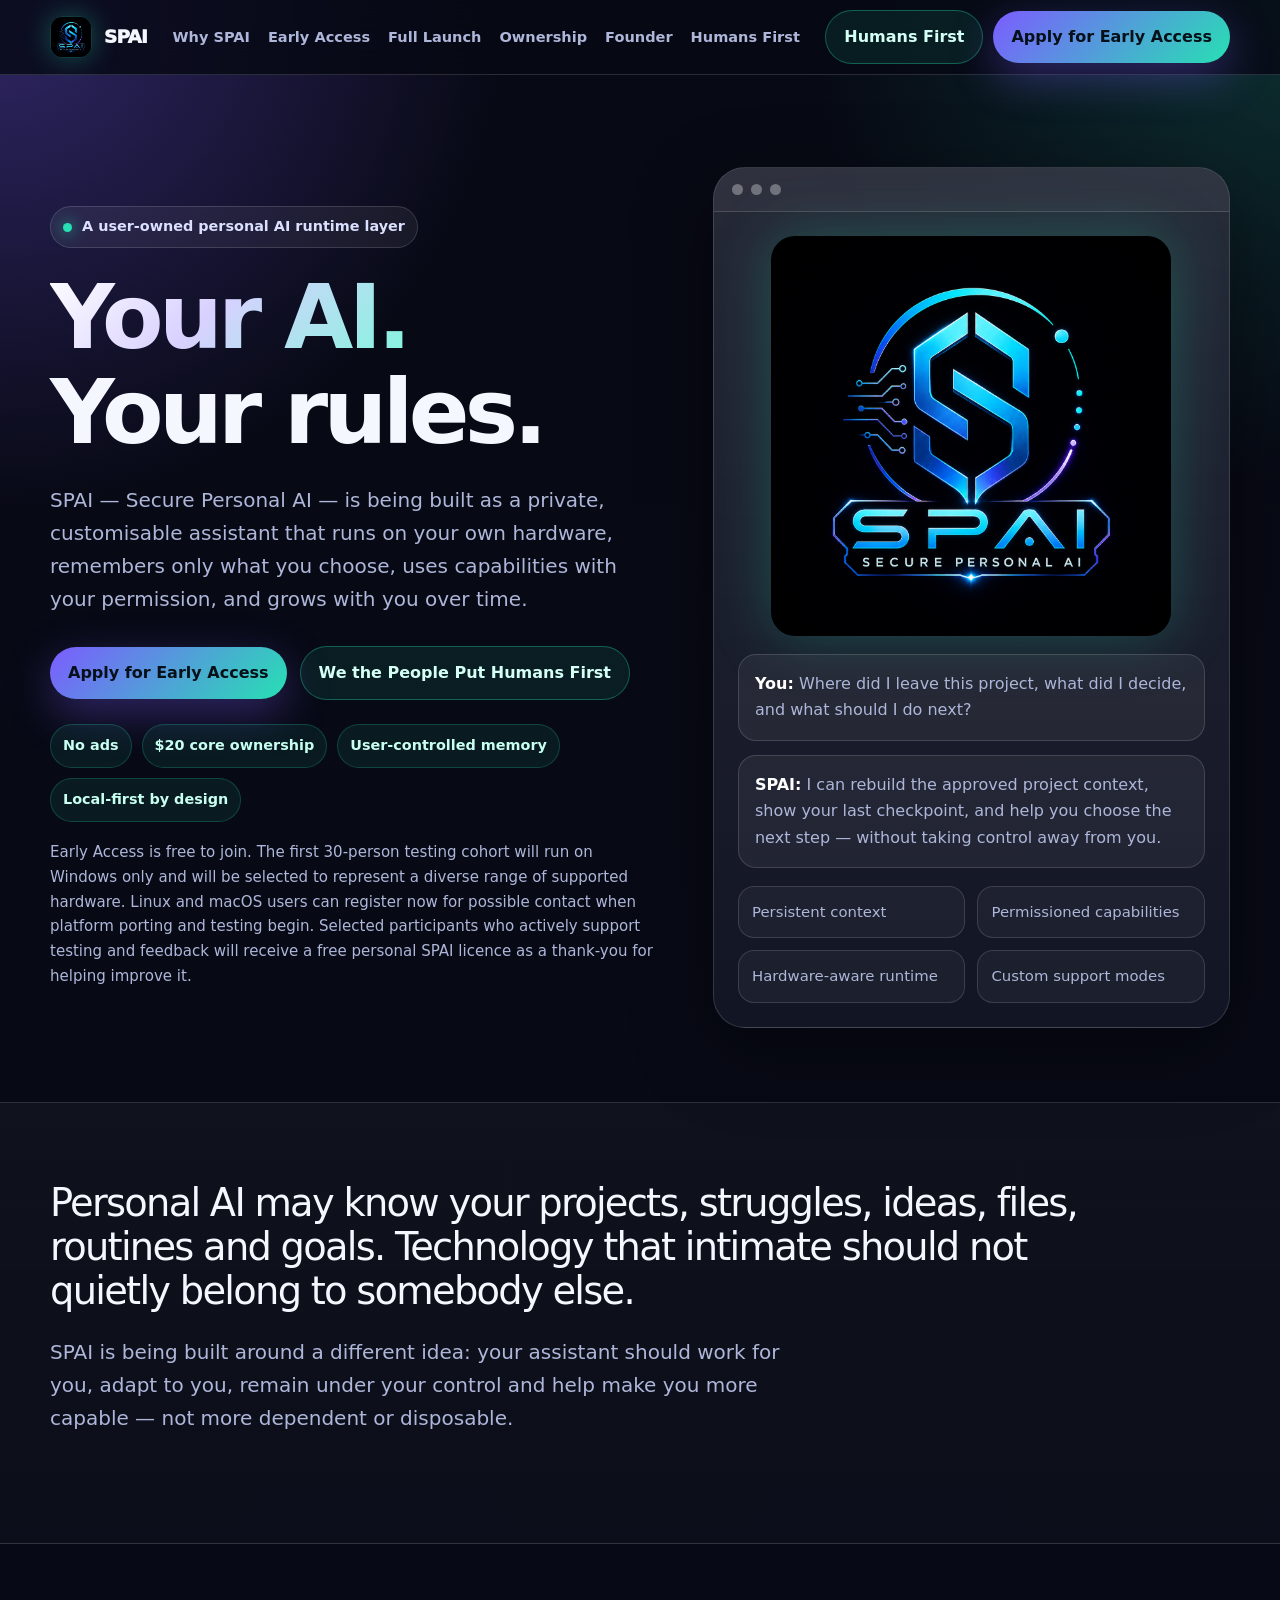
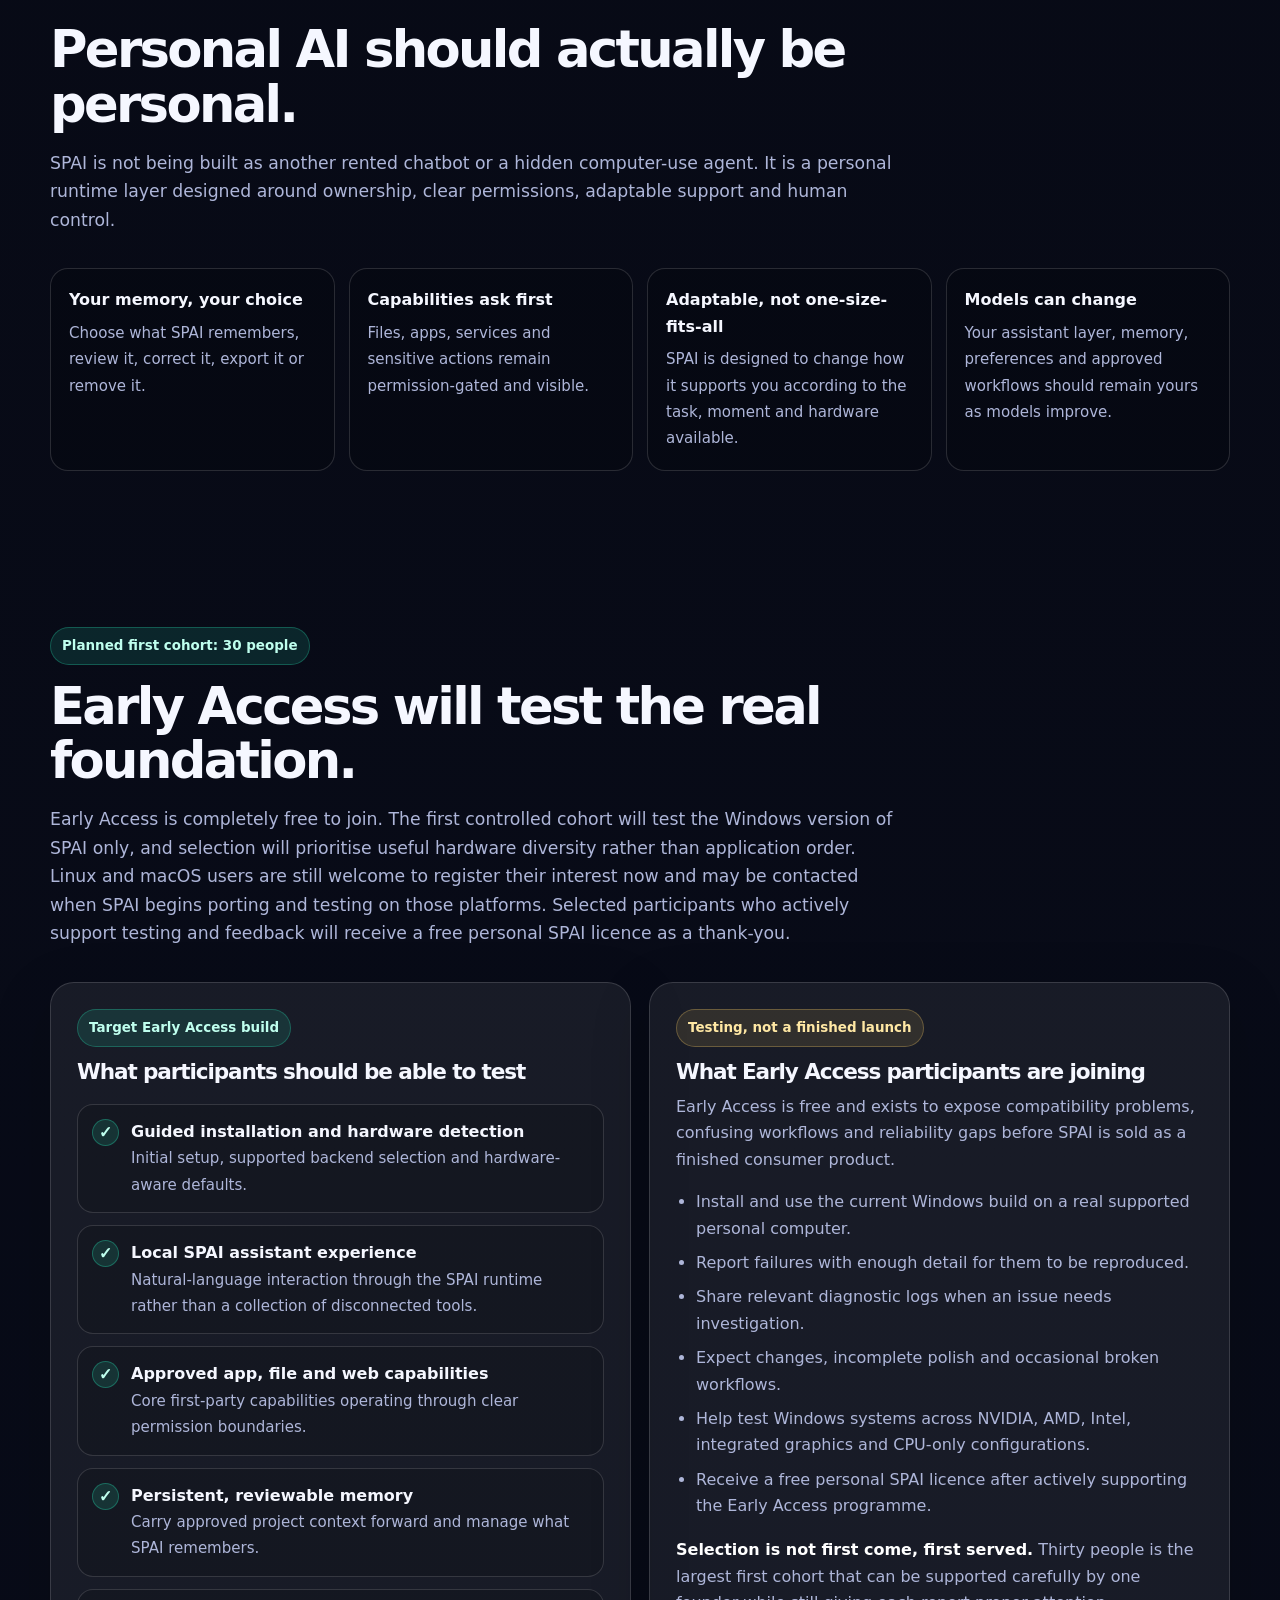
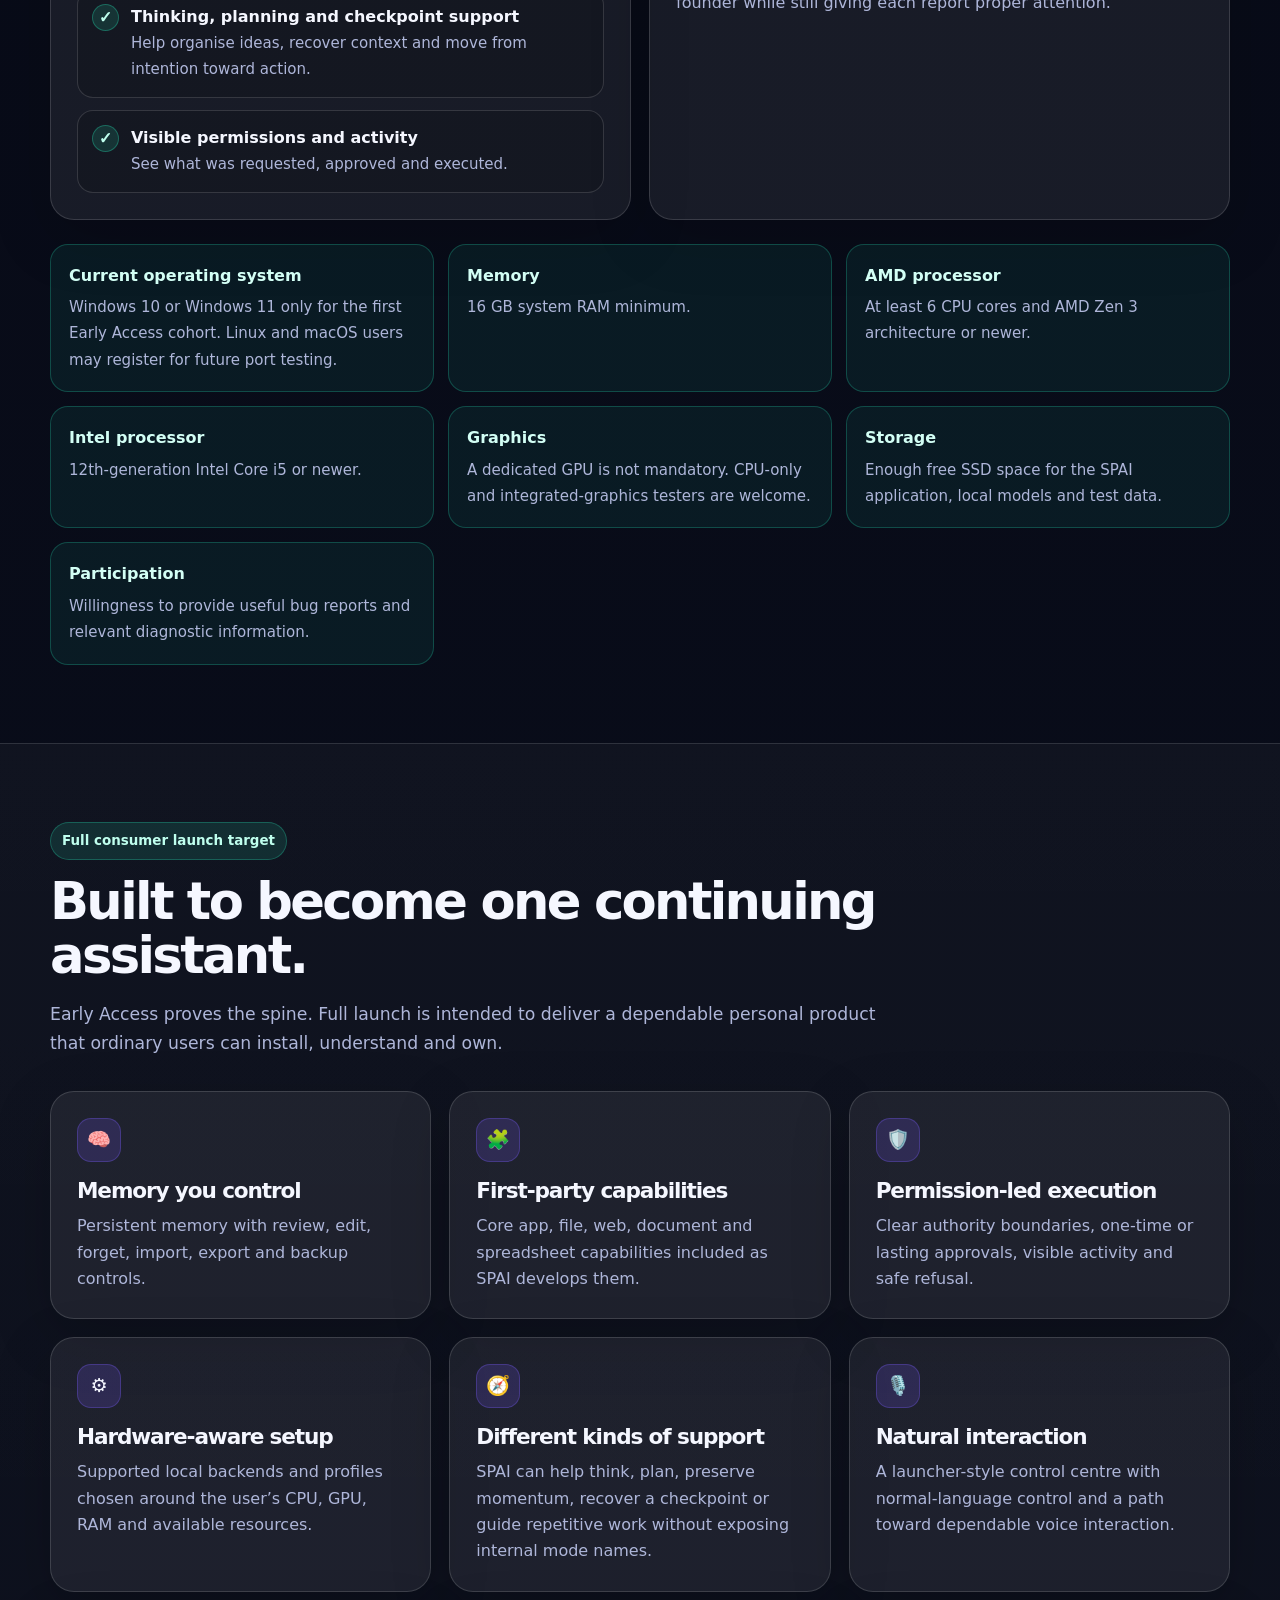
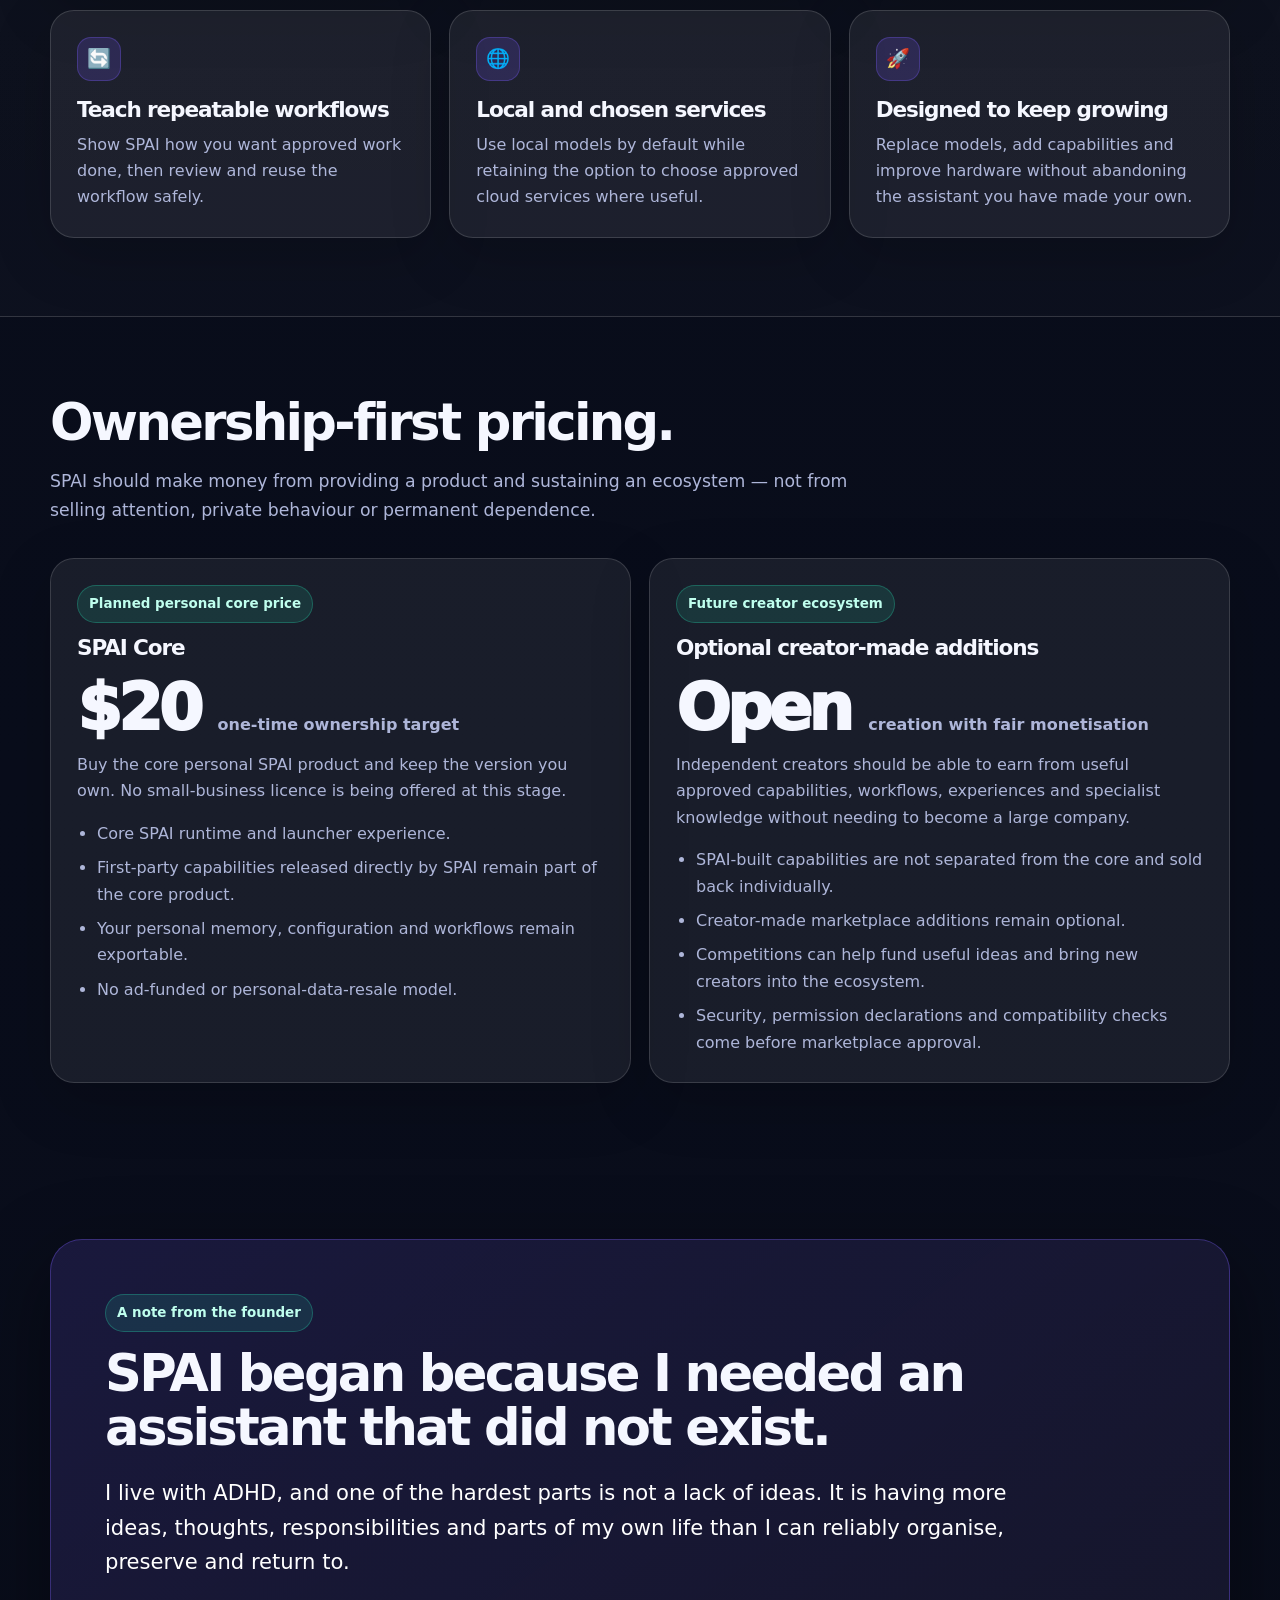
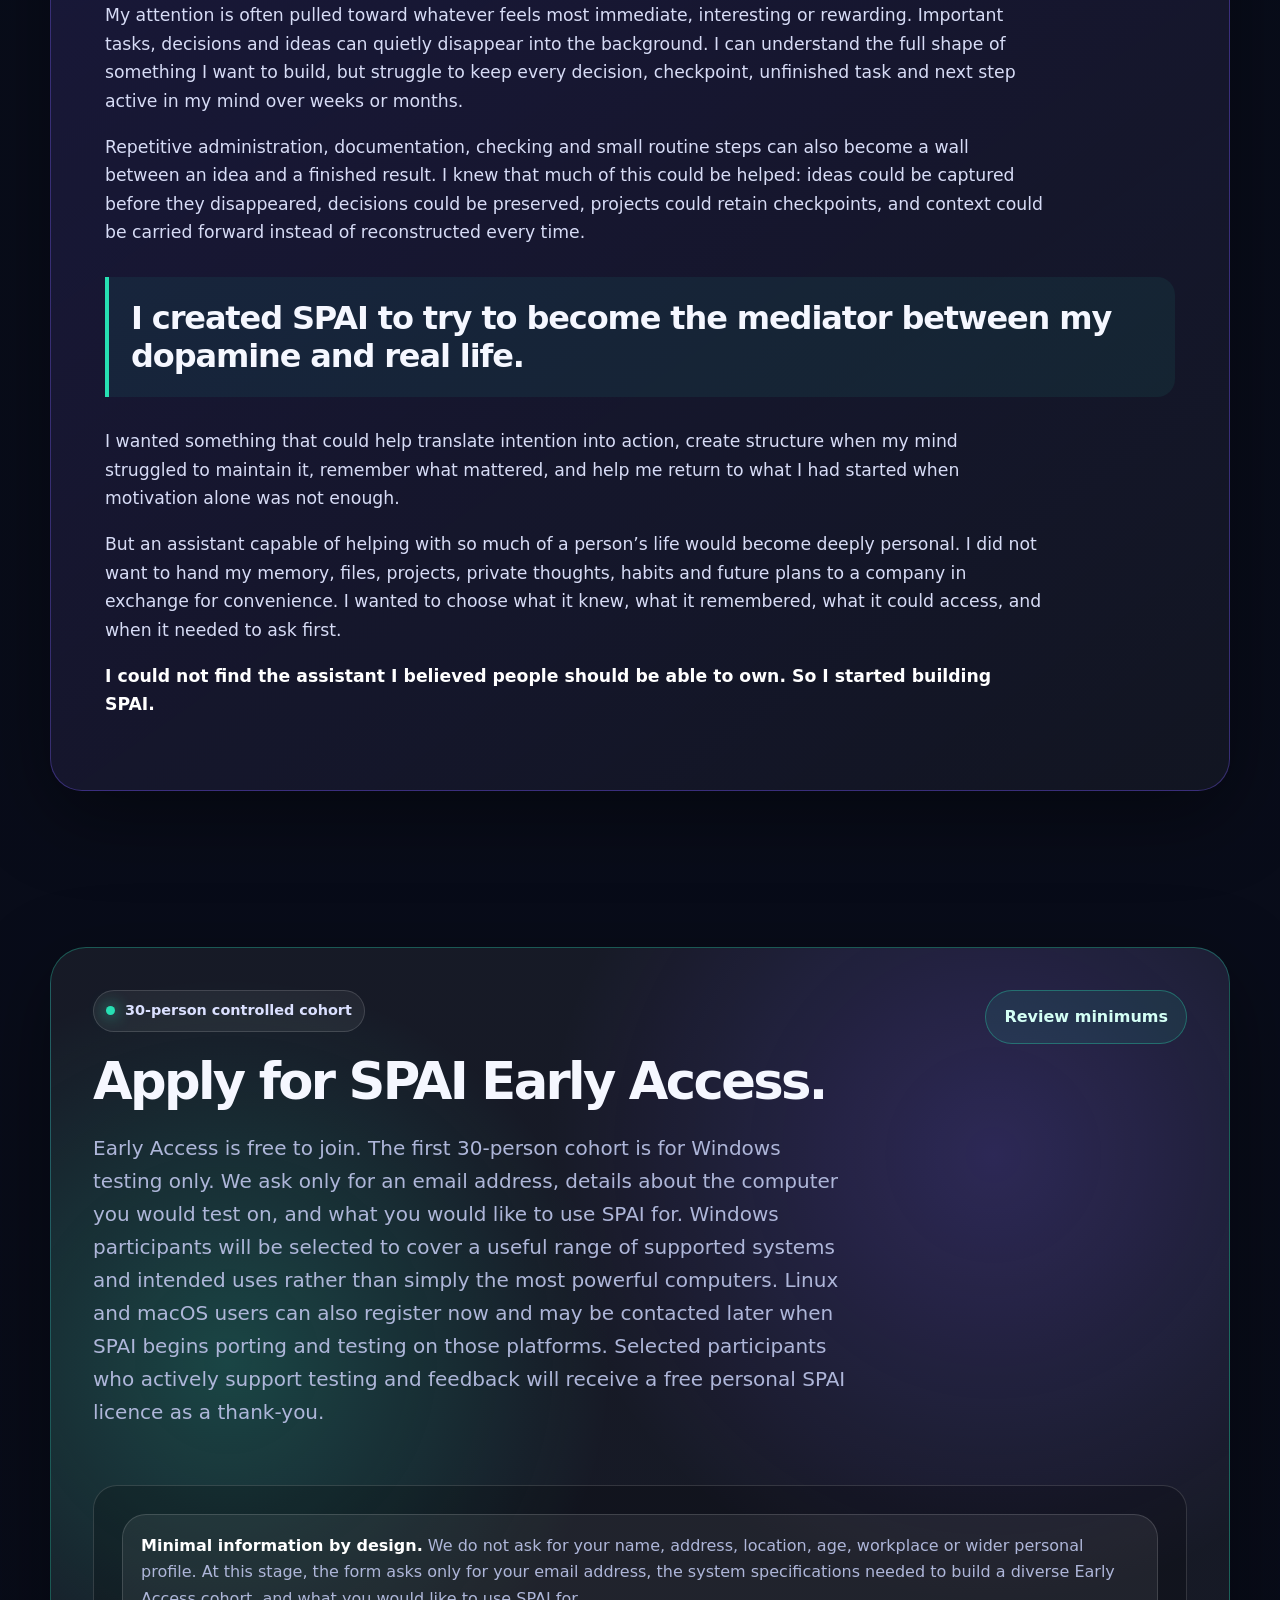
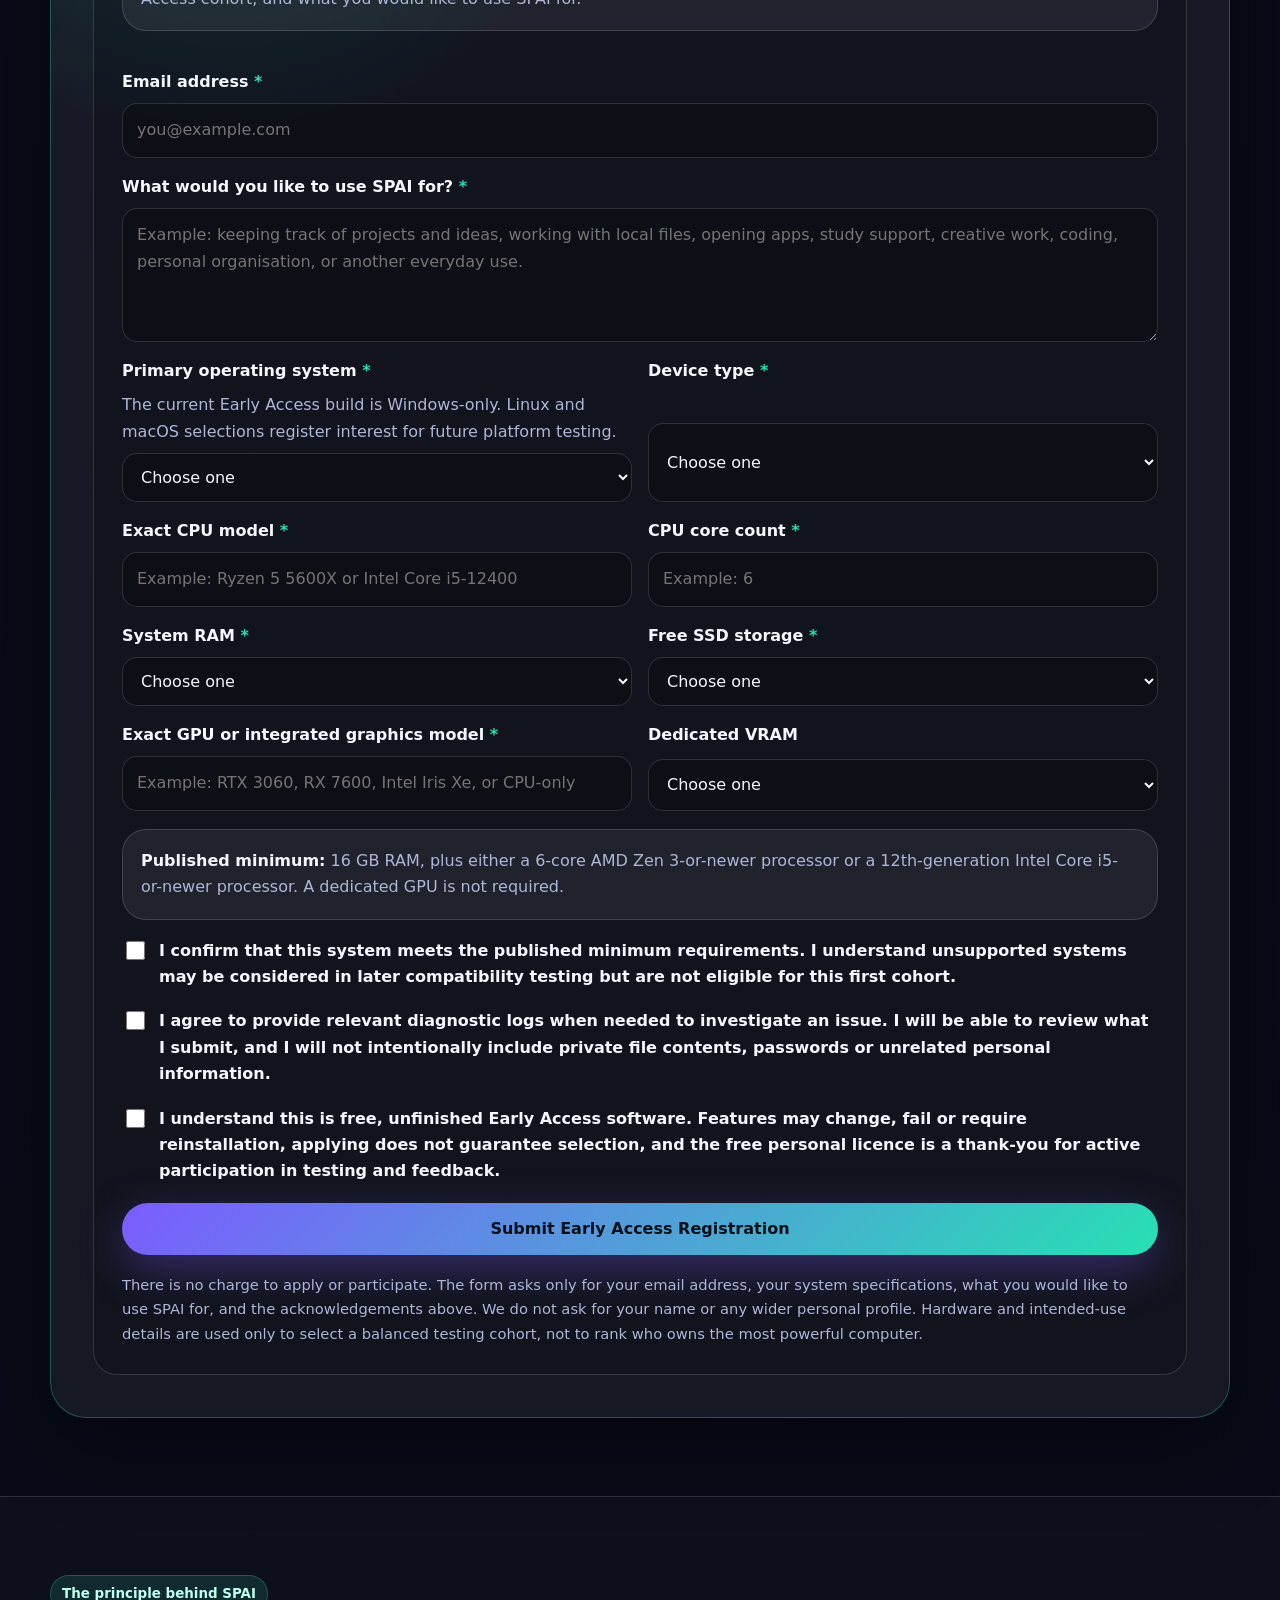
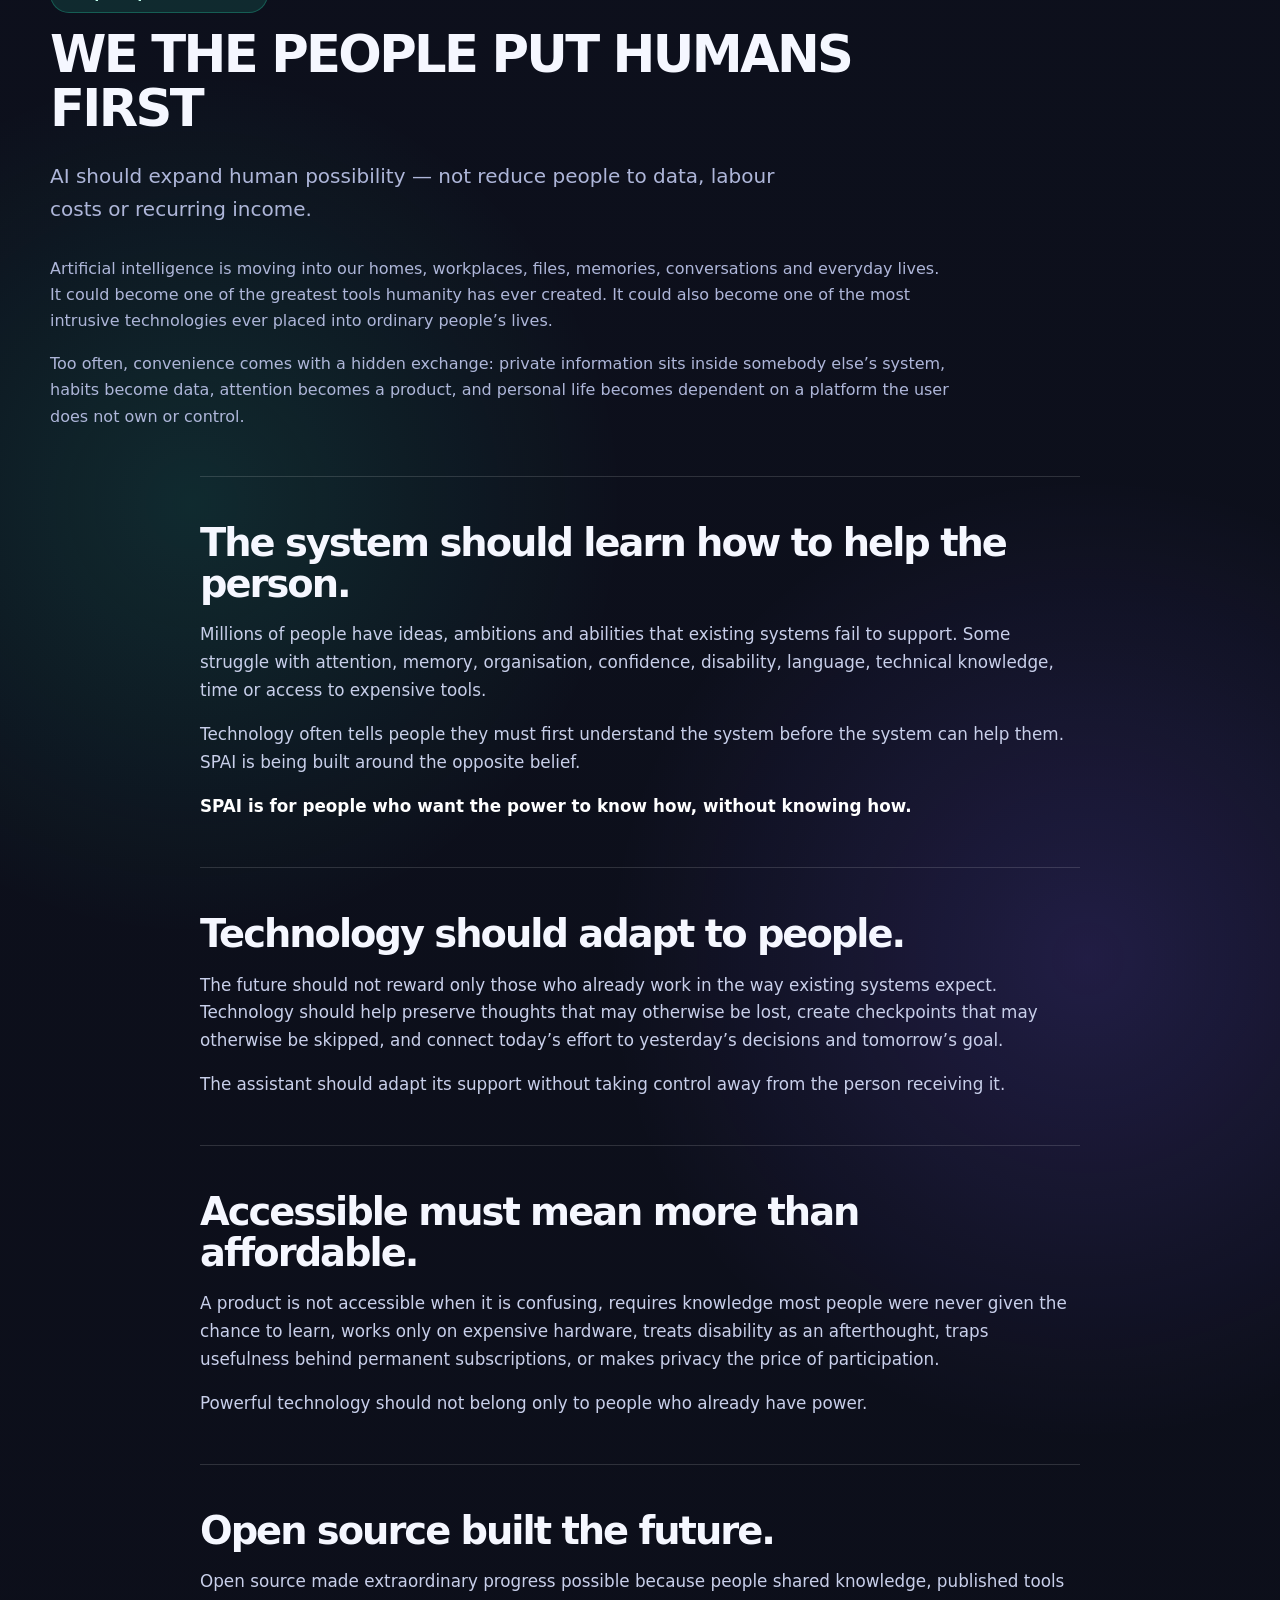
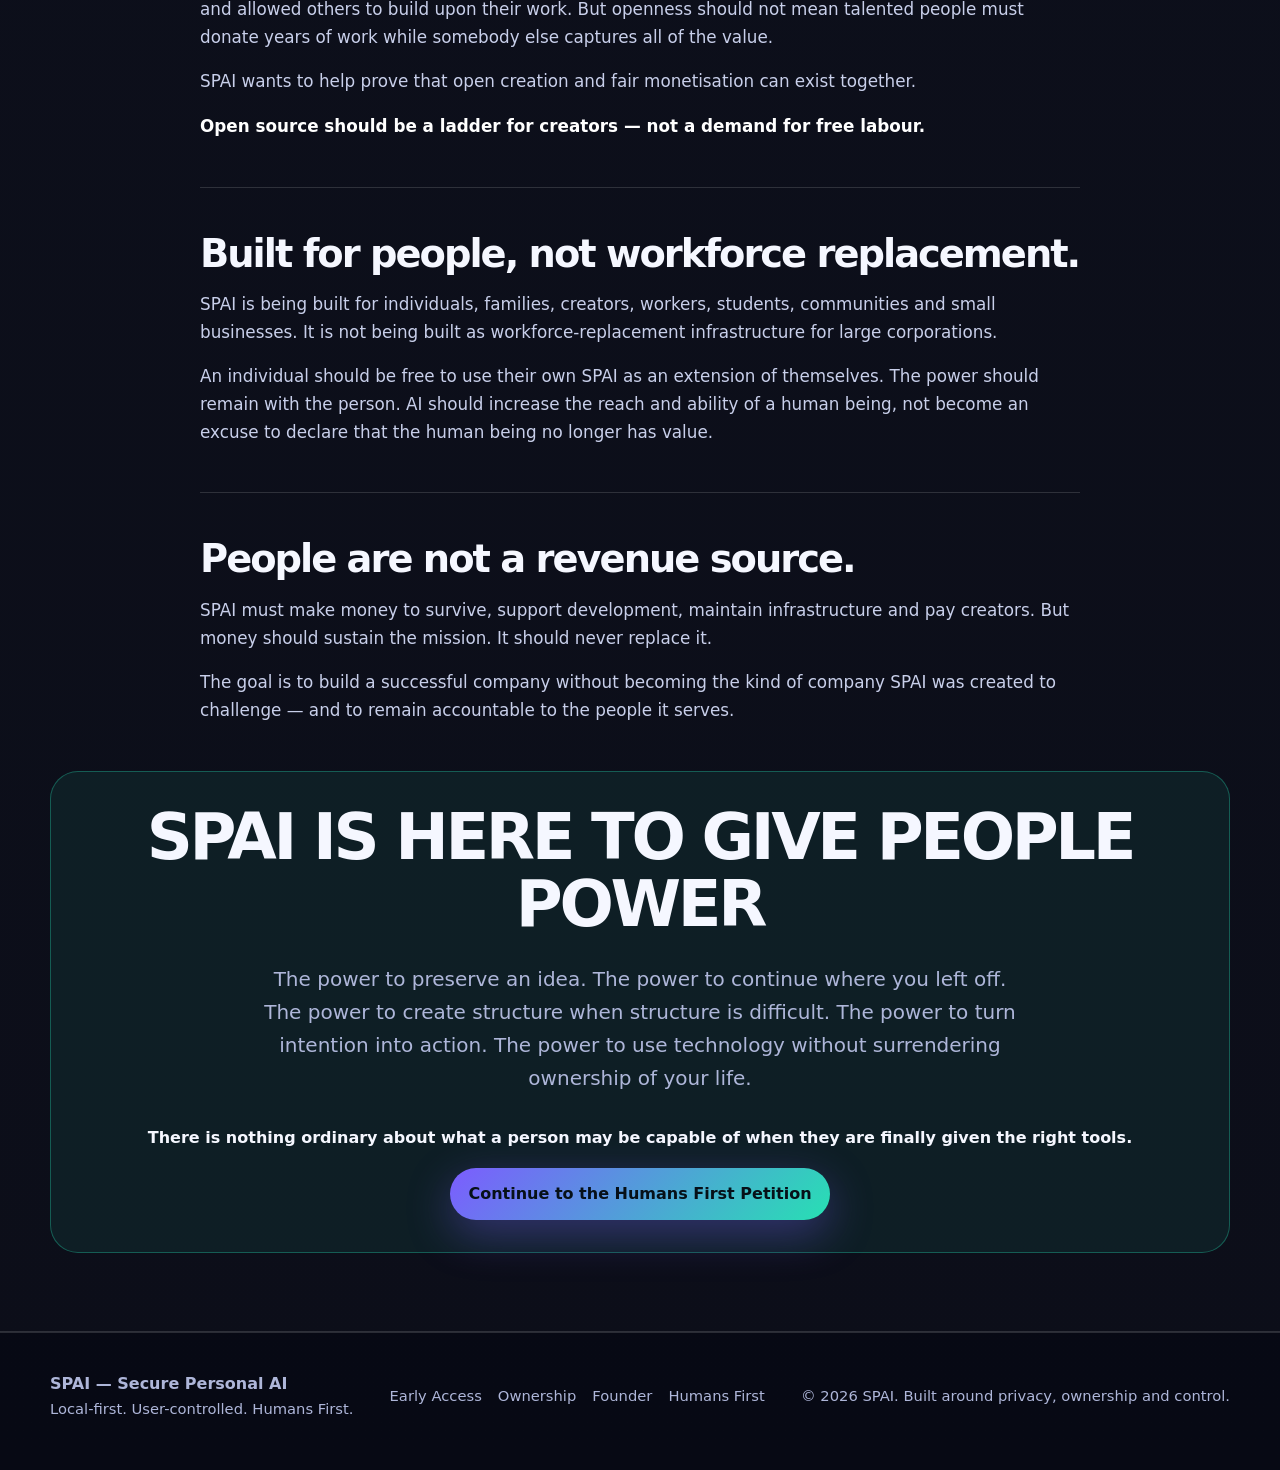
<file: index(2).html>
<!DOCTYPE html>
<html lang="en">
<head>
  <meta charset="UTF-8" />
  <meta name="viewport" content="width=device-width, initial-scale=1.0" />
  <meta name="theme-color" content="#070914" />

  <title>SPAI — Secure Personal AI</title>
  <link rel="icon" type="image/png" href="assets/spai-logo.png" />
  <meta
    name="description"
    content="SPAI is a user-owned personal AI runtime layer built around local-first privacy, user-controlled memory, permissioned capabilities, accessibility and Humans First."
  />

  <style>
    :root {
      --bg: #070914;
      --bg-soft: #0e1224;
      --card: rgba(255, 255, 255, 0.065);
      --card-strong: rgba(255, 255, 255, 0.1);
      --text: #f5f7ff;
      --muted: #aeb6d9;
      --line: rgba(255, 255, 255, 0.14);
      --accent: #7c5cff;
      --accent-2: #27e0b3;
      --warning: #ffd166;
      --shadow: 0 24px 80px rgba(0, 0, 0, 0.4);
      --radius: 24px;
      --max: 1180px;
    }

    * { box-sizing: border-box; }
    html { scroll-behavior: smooth; scroll-padding-top: 96px; }

    body {
      margin: 0;
      font-family: Inter, ui-sans-serif, system-ui, -apple-system, BlinkMacSystemFont, "Segoe UI", sans-serif;
      background:
        radial-gradient(circle at top left, rgba(124, 92, 255, 0.35), transparent 32rem),
        radial-gradient(circle at top right, rgba(39, 224, 179, 0.18), transparent 30rem),
        linear-gradient(180deg, #070914 0%, #090d1b 44%, #070914 100%);
      color: var(--text);
      line-height: 1.65;
    }

    a { color: inherit; text-decoration: none; }
    button, input, select, textarea { font: inherit; }
    img { max-width: 100%; }

    .skip-link {
      position: fixed;
      top: 10px;
      left: 10px;
      z-index: 100;
      transform: translateY(-160%);
      padding: 10px 14px;
      border-radius: 12px;
      background: #fff;
      color: #070914;
      font-weight: 900;
    }
    .skip-link:focus { transform: translateY(0); }

    .wrap { width: min(var(--max), calc(100% - 40px)); margin: 0 auto; }

    header {
      position: sticky;
      top: 0;
      z-index: 40;
      backdrop-filter: blur(18px);
      background: rgba(7, 9, 20, 0.82);
      border-bottom: 1px solid var(--line);
    }

    .nav {
      min-height: 74px;
      display: flex;
      align-items: center;
      justify-content: space-between;
      gap: 18px;
    }

    .brand {
      display: flex;
      align-items: center;
      gap: 12px;
      font-weight: 950;
      letter-spacing: -0.04em;
      font-size: 1.15rem;
      flex: 0 0 auto;
    }

    .brand-logo {
      width: 42px;
      height: 42px;
      object-fit: cover;
      border-radius: 12px;
      border: 1px solid rgba(39, 224, 179, 0.22);
      box-shadow: 0 0 28px rgba(39, 224, 179, 0.32);
    }

    .nav-links {
      display: flex;
      align-items: center;
      justify-content: center;
      gap: 18px;
      color: var(--muted);
      font-size: 0.91rem;
      font-weight: 720;
    }

    .nav-links a:hover,
    .nav-links a:focus-visible { color: var(--text); }

    .nav-actions { display: flex; align-items: center; gap: 10px; }

    .menu-toggle {
      display: none;
      width: 44px;
      height: 44px;
      border-radius: 14px;
      border: 1px solid var(--line);
      background: rgba(255,255,255,.06);
      color: var(--text);
      cursor: pointer;
      font-size: 1.25rem;
    }

    .btn {
      display: inline-flex;
      align-items: center;
      justify-content: center;
      gap: 9px;
      padding: 13px 18px;
      border-radius: 999px;
      font-weight: 850;
      border: 1px solid var(--line);
      background: rgba(255, 255, 255, 0.06);
      color: var(--text);
      transition: transform .15s ease, border .15s ease, background .15s ease;
      white-space: nowrap;
      cursor: pointer;
    }

    .btn:hover,
    .btn:focus-visible {
      transform: translateY(-1px);
      border-color: rgba(255, 255, 255, 0.28);
      background: rgba(255, 255, 255, 0.1);
    }

    .btn-primary {
      border: 0;
      background: linear-gradient(135deg, var(--accent), var(--accent-2));
      color: #061018;
      box-shadow: 0 14px 44px rgba(124, 92, 255, 0.35);
    }

    .btn-humans {
      border-color: rgba(39, 224, 179, 0.34);
      background: rgba(39, 224, 179, 0.09);
      color: #d4fff5;
    }

    .hero { padding: 92px 0 74px; }
    .hero-grid { display: grid; grid-template-columns: 1.08fr .92fr; gap: 56px; align-items: center; }

    .eyebrow {
      display: inline-flex;
      align-items: center;
      gap: 10px;
      color: #dbe0ff;
      border: 1px solid var(--line);
      background: rgba(255, 255, 255, 0.06);
      padding: 8px 12px;
      border-radius: 999px;
      font-weight: 850;
      font-size: .9rem;
      margin-bottom: 22px;
    }

    .dot {
      width: 9px;
      height: 9px;
      border-radius: 999px;
      background: var(--accent-2);
      box-shadow: 0 0 16px var(--accent-2);
    }

    h1, h2, h3 { line-height: 1.06; letter-spacing: -.052em; margin: 0; }
    h1 { font-size: clamp(3.15rem, 7vw, 6.7rem); }
    h2 { font-size: clamp(2.1rem, 4vw, 4rem); margin-bottom: 18px; }
    h3 { font-size: 1.35rem; margin-bottom: 10px; }

    .gradient-text {
      background: linear-gradient(135deg, #fff, #d8d1ff 45%, #7ff7dc);
      -webkit-background-clip: text;
      background-clip: text;
      color: transparent;
    }

    .lead { color: var(--muted); font-size: clamp(1.05rem, 2vw, 1.25rem); max-width: 760px; margin: 24px 0 30px; }
    .hero-actions { display: flex; flex-wrap: wrap; gap: 13px; align-items: center; }
    .hero-note { margin: 18px 0 0; color: var(--muted); font-size: .94rem; }

    .promise-row { display: flex; flex-wrap: wrap; gap: 10px; margin-top: 24px; }
    .promise-pill {
      border: 1px solid rgba(39, 224, 179, 0.22);
      background: rgba(39, 224, 179, 0.08);
      color: #c7fff1;
      border-radius: 999px;
      padding: 9px 12px;
      font-weight: 800;
      font-size: .9rem;
    }

    .console-card {
      background: linear-gradient(180deg, rgba(255,255,255,.12), rgba(255,255,255,.04)), rgba(10,14,30,.78);
      border: 1px solid var(--line);
      border-radius: 32px;
      box-shadow: var(--shadow);
      overflow: hidden;
    }
    .console-top { display: flex; gap: 8px; align-items: center; padding: 16px 18px; border-bottom: 1px solid var(--line); background: rgba(255,255,255,.04); }
    .circle { width: 11px; height: 11px; border-radius: 999px; background: rgba(255,255,255,.32); }
    .console-body { padding: 24px; }
    .hero-logo { display: block; width: min(100%, 400px); margin: 0 auto 18px; border-radius: 24px; filter: drop-shadow(0 0 28px rgba(39,224,179,.25)); }
    .message { padding: 16px; border: 1px solid var(--line); border-radius: 18px; background: rgba(255,255,255,.055); margin-bottom: 14px; color: var(--muted); }
    .message strong { color: #fff; }
    .tool-grid { display: grid; grid-template-columns: repeat(2,1fr); gap: 12px; margin-top: 18px; }
    .tool-pill { border: 1px solid var(--line); background: rgba(255,255,255,.04); border-radius: 16px; padding: 13px; color: var(--muted); font-size: .93rem; }

    section { padding: 78px 0; }
    .section-head { max-width: 850px; margin-bottom: 34px; }
    .section-head p, .muted { color: var(--muted); }
    .section-head p { font-size: 1.08rem; margin: 0; }

    .problem { background: linear-gradient(180deg, rgba(255,255,255,.03), rgba(255,255,255,.015)); border-top: 1px solid var(--line); border-bottom: 1px solid var(--line); }
    .big-quote { font-size: clamp(1.65rem, 3vw, 3rem); line-height: 1.14; letter-spacing: -.045em; margin: 0; max-width: 1050px; }

    .grid { display: grid; gap: 18px; }
    .grid-2 { grid-template-columns: repeat(2,1fr); }
    .grid-3 { grid-template-columns: repeat(3,1fr); }
    .grid-4 { grid-template-columns: repeat(4,1fr); }

    .card {
      border: 1px solid var(--line);
      background: var(--card);
      border-radius: var(--radius);
      padding: 26px;
      box-shadow: 0 18px 60px rgba(0,0,0,.18);
    }
    .card p { color: var(--muted); margin: 0; }
    .card ul { color: var(--muted); margin: 16px 0 0; padding-left: 20px; }
    .card li + li { margin-top: 8px; }

    .icon { width: 44px; height: 44px; border-radius: 14px; display: grid; place-items: center; background: rgba(124,92,255,.18); border: 1px solid rgba(124,92,255,.3); margin-bottom: 18px; font-size: 1.2rem; }

    .split-card {
      display: grid;
      grid-template-columns: .9fr 1.1fr;
      gap: 28px;
      align-items: start;
      padding: 34px;
      border-radius: 32px;
      border: 1px solid var(--line);
      background: linear-gradient(135deg, rgba(124,92,255,.13), rgba(39,224,179,.08));
      box-shadow: var(--shadow);
    }

    ul.clean { list-style: none; padding: 0; margin: 0; display: grid; gap: 12px; }
    ul.clean li { border: 1px solid var(--line); background: rgba(255,255,255,.045); padding: 14px 16px; border-radius: 16px; color: var(--muted); }
    ul.clean strong { color: var(--text); }

    .difference-strip { display: grid; grid-template-columns: repeat(4,1fr); gap: 14px; margin-top: 26px; }
    .difference-item { border: 1px solid var(--line); background: rgba(0,0,0,.17); border-radius: 18px; padding: 18px; }
    .difference-item strong { display: block; margin-bottom: 6px; color: var(--text); }
    .difference-item span { color: var(--muted); font-size: .94rem; }

    .badge { display: inline-flex; padding: 7px 11px; border-radius: 999px; background: rgba(39,224,179,.13); border: 1px solid rgba(39,224,179,.28); color: #bfffee; font-weight: 900; font-size: .84rem; margin-bottom: 14px; }
    .badge-warning { background: rgba(255,209,102,.11); border-color: rgba(255,209,102,.28); color: #ffe8a4; }

    .status-list { display: grid; gap: 12px; margin-top: 20px; }
    .status-item { display: grid; grid-template-columns: auto 1fr; gap: 12px; align-items: start; padding: 14px; border: 1px solid var(--line); border-radius: 16px; background: rgba(0,0,0,.14); }
    .status-mark { width: 27px; height: 27px; border-radius: 999px; display: grid; place-items: center; background: rgba(39,224,179,.14); border: 1px solid rgba(39,224,179,.32); color: #bfffee; font-weight: 950; }
    .status-item strong { display: block; }
    .status-item span { color: var(--muted); font-size: .94rem; }

    .requirements {
      margin-top: 24px;
      display: grid;
      grid-template-columns: repeat(3,1fr);
      gap: 14px;
    }
    .requirement { border: 1px solid rgba(39,224,179,.25); background: rgba(39,224,179,.07); border-radius: 18px; padding: 18px; }
    .requirement strong { display: block; color: #d3fff5; margin-bottom: 5px; }
    .requirement span { color: var(--muted); font-size: .94rem; }

    .pricing-layout { display: grid; grid-template-columns: 1fr 1fr; gap: 18px; align-items: stretch; }
    .pricing-card { position: relative; overflow: hidden; }
    .price { font-size: 4rem; line-height: 1; font-weight: 950; letter-spacing: -.06em; margin: 16px 0 12px; }
    .price small { font-size: 1rem; letter-spacing: 0; color: var(--muted); font-weight: 750; }

    .founder-card {
      border: 1px solid rgba(124,92,255,.35);
      background: linear-gradient(145deg, rgba(124,92,255,.15), rgba(255,255,255,.04));
      border-radius: 32px;
      padding: clamp(28px, 5vw, 54px);
      box-shadow: var(--shadow);
    }
    .founder-card p { color: #d7dcf6; font-size: 1.08rem; max-width: 940px; }
    .founder-card p:first-of-type { font-size: 1.32rem; color: #fff; }
    .founder-line { margin: 30px 0; padding: 22px; border-left: 4px solid var(--accent-2); background: rgba(39,224,179,.07); border-radius: 0 18px 18px 0; font-size: clamp(1.35rem, 2.5vw, 2.2rem); line-height: 1.2; font-weight: 900; letter-spacing: -.035em; }

    .manifesto {
      border-top: 1px solid var(--line);
      border-bottom: 1px solid var(--line);
      background:
        radial-gradient(circle at 15% 20%, rgba(39,224,179,.13), transparent 27rem),
        radial-gradient(circle at 85% 35%, rgba(124,92,255,.18), transparent 30rem),
        rgba(255,255,255,.018);
    }
    .manifesto-intro { max-width: 900px; }
    .manifesto-block { max-width: 880px; margin: 46px auto 0; padding-top: 46px; border-top: 1px solid var(--line); }
    .manifesto-block h3 { font-size: clamp(1.7rem, 3vw, 2.55rem); }
    .manifesto-block p { color: #c8cfea; font-size: 1.05rem; }
    .manifesto-pledge { margin-top: 46px; padding: 32px; border-radius: 28px; border: 1px solid rgba(39,224,179,.32); background: rgba(39,224,179,.08); text-align: center; }
    .manifesto-pledge h2 { font-size: clamp(2.2rem, 5vw, 5rem); }

    .form-section {
      border: 1px solid rgba(39,224,179,.32);
      background:
        radial-gradient(circle at 15% 20%, rgba(39,224,179,.22), transparent 24rem),
        radial-gradient(circle at 80% 10%, rgba(124,92,255,.22), transparent 28rem),
        rgba(255,255,255,.06);
      border-radius: 36px;
      padding: 42px;
      box-shadow: var(--shadow);
    }
    .form-top { display: grid; grid-template-columns: 1fr auto; gap: 24px; align-items: start; margin-bottom: 26px; }
    .interest-form { display: grid; gap: 18px; padding: 28px; border: 1px solid var(--line); border-radius: 24px; background: rgba(0,0,0,.2); }
    .form-grid { display: grid; grid-template-columns: repeat(2,1fr); gap: 16px; }
    .form-group { display: grid; gap: 8px; }
    .form-group.full { grid-column: 1 / -1; }
    .interest-form label { color: var(--text); font-weight: 820; }
    .required { color: var(--accent-2); }
    .help { color: var(--muted); font-size: .87rem; margin: -2px 0 0; }

    .interest-form input,
    .interest-form select,
    .interest-form textarea {
      width: 100%;
      border: 1px solid var(--line);
      border-radius: 15px;
      background: rgba(0,0,0,.25);
      color: var(--text);
      padding: 13px 14px;
      outline: none;
    }
    .interest-form select option { color: #111; background: #fff; }
    .interest-form input:focus,
    .interest-form select:focus,
    .interest-form textarea:focus { border-color: rgba(39,224,179,.58); box-shadow: 0 0 0 4px rgba(39,224,179,.09); }
    .interest-form textarea { resize: vertical; min-height: 120px; }

    .check-row { display: grid; grid-template-columns: auto 1fr; gap: 11px; align-items: start; color: var(--muted); }
    .check-row input { width: 19px; height: 19px; margin-top: 3px; accent-color: var(--accent-2); }
    .check-row strong { color: var(--text); }
    .form-note { color: var(--muted); margin: 0; font-size: .92rem; }

    footer { border-top: 1px solid var(--line); padding: 38px 0 48px; color: var(--muted); }
    .footer-row { display: flex; justify-content: space-between; gap: 18px; flex-wrap: wrap; align-items: center; }
    .small { font-size: .92rem; }
    .footer-links { display: flex; flex-wrap: wrap; gap: 16px; }
    .footer-links a:hover { color: var(--text); }

    @media (max-width: 1050px) {
      .nav-links { display: none; position: absolute; top: 74px; left: 20px; right: 20px; flex-direction: column; align-items: stretch; padding: 18px; border: 1px solid var(--line); border-radius: 20px; background: rgba(7,9,20,.98); box-shadow: var(--shadow); }
      .nav-links.open { display: flex; }
      .nav-links a { padding: 8px; }
      .menu-toggle { display: grid; place-items: center; }
      .nav-actions > .btn-humans { display: none; }
    }

    @media (max-width: 900px) {
      .hero-grid,
      .split-card,
      .form-top,
      .pricing-layout { grid-template-columns: 1fr; }
      .grid-3, .grid-4, .difference-strip, .requirements { grid-template-columns: 1fr 1fr; }
      .hero { padding-top: 62px; }
    }

    @media (max-width: 650px) {
      .wrap { width: min(100% - 26px, var(--max)); }
      .nav-actions > .btn-primary { display: none; }
      .grid-2, .grid-3, .grid-4, .difference-strip, .requirements, .tool-grid, .form-grid { grid-template-columns: 1fr; }
      .form-group.full { grid-column: auto; }
      .hero-actions .btn, .form-section .btn { width: 100%; }
      .form-section, .interest-form { padding: 22px; }
      h1 { font-size: 3.05rem; }
      section { padding: 62px 0; }
    }
  </style>
</head>
<body>
  <a class="skip-link" href="#main">Skip to main content</a>

  <header>
    <div class="wrap nav">
      <a class="brand" href="#top" aria-label="SPAI home">
        <img class="brand-logo" src="assets/spai-logo.png" alt="SPAI logo" />
        <span>SPAI</span>
      </a>

      <nav id="main-nav" class="nav-links" aria-label="Main navigation">
        <a href="#why">Why SPAI</a>
        <a href="#early-access">Early Access</a>
        <a href="#launch">Full Launch</a>
        <a href="#pricing">Ownership</a>
        <a href="#founder">Founder</a>
        <a href="#humans-first">Humans First</a>
      </nav>

      <div class="nav-actions">
        <a class="btn btn-humans" href="#humans-first">Humans First</a>
        <a class="btn btn-primary" href="#apply">Apply for Early Access</a>
        <button class="menu-toggle" type="button" aria-label="Open navigation" aria-expanded="false" aria-controls="main-nav">☰</button>
      </div>
    </div>
  </header>

  <main id="main">
    <section id="top" class="hero">
      <div class="wrap hero-grid">
        <div>
          <div class="eyebrow"><span class="dot"></span> A user-owned personal AI runtime layer</div>
          <h1><span class="gradient-text">Your AI.</span><br />Your rules.</h1>
          <p class="lead">
            SPAI — Secure Personal AI — is being built as a private, customisable assistant that runs on your own hardware, remembers only what you choose, uses capabilities with your permission, and grows with you over time.
          </p>

          <div class="hero-actions">
            <a class="btn btn-primary" href="#apply">Apply for Early Access</a>
            <a class="btn btn-humans" href="#humans-first">We the People Put Humans First</a>
          </div>

          <div class="promise-row" aria-label="SPAI principles">
            <span class="promise-pill">No ads</span>
            <span class="promise-pill">$20 core ownership</span>
            <span class="promise-pill">User-controlled memory</span>
            <span class="promise-pill">Local-first by design</span>
          </div>

          <p class="hero-note">
            Early Access is free to join. The first 30-person testing cohort will run on Windows only and will be selected to represent a diverse range of supported hardware. Linux and macOS users can register now for possible contact when platform porting and testing begin. Selected participants who actively support testing and feedback will receive a free personal SPAI licence as a thank-you for helping improve it.
          </p>
        </div>

        <div class="console-card" aria-label="SPAI product preview">
          <div class="console-top"><span class="circle"></span><span class="circle"></span><span class="circle"></span></div>
          <div class="console-body">
            <img class="hero-logo" src="assets/spai-logo.png" alt="SPAI Secure Personal AI logo" />
            <div class="message"><strong>You:</strong> Where did I leave this project, what did I decide, and what should I do next?</div>
            <div class="message"><strong>SPAI:</strong> I can rebuild the approved project context, show your last checkpoint, and help you choose the next step — without taking control away from you.</div>
            <div class="tool-grid">
              <div class="tool-pill">Persistent context</div>
              <div class="tool-pill">Permissioned capabilities</div>
              <div class="tool-pill">Hardware-aware runtime</div>
              <div class="tool-pill">Custom support modes</div>
            </div>
          </div>
        </div>
      </div>
    </section>

    <section id="why" class="problem">
      <div class="wrap">
        <p class="big-quote">
          Personal AI may know your projects, struggles, ideas, files, routines and goals. Technology that intimate should not quietly belong to somebody else.
        </p>
        <p class="lead">
          SPAI is being built around a different idea: your assistant should work for you, adapt to you, remain under your control and help make you more capable — not more dependent or disposable.
        </p>
      </div>
    </section>

    <section id="different">
      <div class="wrap">
        <div class="section-head">
          <h2>Personal AI should actually be personal.</h2>
          <p>SPAI is not being built as another rented chatbot or a hidden computer-use agent. It is a personal runtime layer designed around ownership, clear permissions, adaptable support and human control.</p>
        </div>

        <div class="difference-strip">
          <div class="difference-item"><strong>Your memory, your choice</strong><span>Choose what SPAI remembers, review it, correct it, export it or remove it.</span></div>
          <div class="difference-item"><strong>Capabilities ask first</strong><span>Files, apps, services and sensitive actions remain permission-gated and visible.</span></div>
          <div class="difference-item"><strong>Adaptable, not one-size-fits-all</strong><span>SPAI is designed to change how it supports you according to the task, moment and hardware available.</span></div>
          <div class="difference-item"><strong>Models can change</strong><span>Your assistant layer, memory, preferences and approved workflows should remain yours as models improve.</span></div>
        </div>
      </div>
    </section>

    <section id="early-access">
      <div class="wrap">
        <div class="section-head">
          <span class="badge">Planned first cohort: 30 people</span>
          <h2>Early Access will test the real foundation.</h2>
          <p>
            Early Access is completely free to join. The first controlled cohort will test the Windows version of SPAI only, and selection will prioritise useful hardware diversity rather than application order. Linux and macOS users are still welcome to register their interest now and may be contacted when SPAI begins porting and testing on those platforms. Selected participants who actively support testing and feedback will receive a free personal SPAI licence as a thank-you.
          </p>
        </div>

        <div class="grid grid-2">
          <article class="card">
            <span class="badge">Target Early Access build</span>
            <h3>What participants should be able to test</h3>
            <div class="status-list">
              <div class="status-item"><div class="status-mark">✓</div><div><strong>Guided installation and hardware detection</strong><span>Initial setup, supported backend selection and hardware-aware defaults.</span></div></div>
              <div class="status-item"><div class="status-mark">✓</div><div><strong>Local SPAI assistant experience</strong><span>Natural-language interaction through the SPAI runtime rather than a collection of disconnected tools.</span></div></div>
              <div class="status-item"><div class="status-mark">✓</div><div><strong>Approved app, file and web capabilities</strong><span>Core first-party capabilities operating through clear permission boundaries.</span></div></div>
              <div class="status-item"><div class="status-mark">✓</div><div><strong>Persistent, reviewable memory</strong><span>Carry approved project context forward and manage what SPAI remembers.</span></div></div>
              <div class="status-item"><div class="status-mark">✓</div><div><strong>Thinking, planning and checkpoint support</strong><span>Help organise ideas, recover context and move from intention toward action.</span></div></div>
              <div class="status-item"><div class="status-mark">✓</div><div><strong>Visible permissions and activity</strong><span>See what was requested, approved and executed.</span></div></div>
            </div>
          </article>

          <article class="card">
            <span class="badge badge-warning">Testing, not a finished launch</span>
            <h3>What Early Access participants are joining</h3>
            <p>Early Access is free and exists to expose compatibility problems, confusing workflows and reliability gaps before SPAI is sold as a finished consumer product.</p>
            <ul>
              <li>Install and use the current Windows build on a real supported personal computer.</li>
              <li>Report failures with enough detail for them to be reproduced.</li>
              <li>Share relevant diagnostic logs when an issue needs investigation.</li>
              <li>Expect changes, incomplete polish and occasional broken workflows.</li>
              <li>Help test Windows systems across NVIDIA, AMD, Intel, integrated graphics and CPU-only configurations.</li>
              <li>Receive a free personal SPAI licence after actively supporting the Early Access programme.</li>
            </ul>
            <p style="margin-top:18px;"><strong style="color:#fff;">Selection is not first come, first served.</strong> Thirty people is the largest first cohort that can be supported carefully by one founder while still giving each report proper attention.</p>
          </article>
        </div>

        <div class="requirements" aria-label="Early Access minimum requirements">
          <div class="requirement"><strong>Current operating system</strong><span>Windows 10 or Windows 11 only for the first Early Access cohort. Linux and macOS users may register for future port testing.</span></div>
          <div class="requirement"><strong>Memory</strong><span>16 GB system RAM minimum.</span></div>
          <div class="requirement"><strong>AMD processor</strong><span>At least 6 CPU cores and AMD Zen 3 architecture or newer.</span></div>
          <div class="requirement"><strong>Intel processor</strong><span>12th-generation Intel Core i5 or newer.</span></div>
          <div class="requirement"><strong>Graphics</strong><span>A dedicated GPU is not mandatory. CPU-only and integrated-graphics testers are welcome.</span></div>
          <div class="requirement"><strong>Storage</strong><span>Enough free SSD space for the SPAI application, local models and test data.</span></div>
          <div class="requirement"><strong>Participation</strong><span>Willingness to provide useful bug reports and relevant diagnostic information.</span></div>
        </div>
      </div>
    </section>

    <section id="launch" class="problem">
      <div class="wrap">
        <div class="section-head">
          <span class="badge">Full consumer launch target</span>
          <h2>Built to become one continuing assistant.</h2>
          <p>Early Access proves the spine. Full launch is intended to deliver a dependable personal product that ordinary users can install, understand and own.</p>
        </div>

        <div class="grid grid-3">
          <article class="card"><div class="icon">🧠</div><h3>Memory you control</h3><p>Persistent memory with review, edit, forget, import, export and backup controls.</p></article>
          <article class="card"><div class="icon">🧩</div><h3>First-party capabilities</h3><p>Core app, file, web, document and spreadsheet capabilities included as SPAI develops them.</p></article>
          <article class="card"><div class="icon">🛡️</div><h3>Permission-led execution</h3><p>Clear authority boundaries, one-time or lasting approvals, visible activity and safe refusal.</p></article>
          <article class="card"><div class="icon">⚙️</div><h3>Hardware-aware setup</h3><p>Supported local backends and profiles chosen around the user’s CPU, GPU, RAM and available resources.</p></article>
          <article class="card"><div class="icon">🧭</div><h3>Different kinds of support</h3><p>SPAI can help think, plan, preserve momentum, recover a checkpoint or guide repetitive work without exposing internal mode names.</p></article>
          <article class="card"><div class="icon">🎙️</div><h3>Natural interaction</h3><p>A launcher-style control centre with normal-language control and a path toward dependable voice interaction.</p></article>
          <article class="card"><div class="icon">🔄</div><h3>Teach repeatable workflows</h3><p>Show SPAI how you want approved work done, then review and reuse the workflow safely.</p></article>
          <article class="card"><div class="icon">🌐</div><h3>Local and chosen services</h3><p>Use local models by default while retaining the option to choose approved cloud services where useful.</p></article>
          <article class="card"><div class="icon">🚀</div><h3>Designed to keep growing</h3><p>Replace models, add capabilities and improve hardware without abandoning the assistant you have made your own.</p></article>
        </div>
      </div>
    </section>

    <section id="pricing">
      <div class="wrap">
        <div class="section-head">
          <h2>Ownership-first pricing.</h2>
          <p>SPAI should make money from providing a product and sustaining an ecosystem — not from selling attention, private behaviour or permanent dependence.</p>
        </div>

        <div class="pricing-layout">
          <article class="card pricing-card">
            <span class="badge">Planned personal core price</span>
            <h3>SPAI Core</h3>
            <div class="price">$20 <small>one-time ownership target</small></div>
            <p>Buy the core personal SPAI product and keep the version you own. No small-business licence is being offered at this stage.</p>
            <ul>
              <li>Core SPAI runtime and launcher experience.</li>
              <li>First-party capabilities released directly by SPAI remain part of the core product.</li>
              <li>Your personal memory, configuration and workflows remain exportable.</li>
              <li>No ad-funded or personal-data-resale model.</li>
            </ul>
          </article>

          <article class="card pricing-card">
            <span class="badge">Future creator ecosystem</span>
            <h3>Optional creator-made additions</h3>
            <div class="price">Open <small>creation with fair monetisation</small></div>
            <p>Independent creators should be able to earn from useful approved capabilities, workflows, experiences and specialist knowledge without needing to become a large company.</p>
            <ul>
              <li>SPAI-built capabilities are not separated from the core and sold back individually.</li>
              <li>Creator-made marketplace additions remain optional.</li>
              <li>Competitions can help fund useful ideas and bring new creators into the ecosystem.</li>
              <li>Security, permission declarations and compatibility checks come before marketplace approval.</li>
            </ul>
          </article>
        </div>
      </div>
    </section>

    <section id="founder">
      <div class="wrap">
        <div class="founder-card">
          <span class="badge">A note from the founder</span>
          <h2>SPAI began because I needed an assistant that did not exist.</h2>
          <p>
            I live with ADHD, and one of the hardest parts is not a lack of ideas. It is having more ideas, thoughts, responsibilities and parts of my own life than I can reliably organise, preserve and return to.
          </p>
          <p>
            My attention is often pulled toward whatever feels most immediate, interesting or rewarding. Important tasks, decisions and ideas can quietly disappear into the background. I can understand the full shape of something I want to build, but struggle to keep every decision, checkpoint, unfinished task and next step active in my mind over weeks or months.
          </p>
          <p>
            Repetitive administration, documentation, checking and small routine steps can also become a wall between an idea and a finished result. I knew that much of this could be helped: ideas could be captured before they disappeared, decisions could be preserved, projects could retain checkpoints, and context could be carried forward instead of reconstructed every time.
          </p>

          <div class="founder-line">I created SPAI to try to become the mediator between my dopamine and real life.</div>

          <p>
            I wanted something that could help translate intention into action, create structure when my mind struggled to maintain it, remember what mattered, and help me return to what I had started when motivation alone was not enough.
          </p>
          <p>
            But an assistant capable of helping with so much of a person’s life would become deeply personal. I did not want to hand my memory, files, projects, private thoughts, habits and future plans to a company in exchange for convenience. I wanted to choose what it knew, what it remembered, what it could access, and when it needed to ask first.
          </p>
          <p><strong style="color:#fff;">I could not find the assistant I believed people should be able to own. So I started building SPAI.</strong></p>
        </div>
      </div>
    </section>

    <section id="apply">
      <div class="wrap">
        <div class="form-section">
          <div class="form-top">
            <div>
              <div class="eyebrow"><span class="dot"></span> 30-person controlled cohort</div>
              <h2>Apply for SPAI Early Access.</h2>
              <p class="lead">
                Early Access is free to join. The first 30-person cohort is for Windows testing only. We ask only for an email address, details about the computer you would test on, and what you would like to use SPAI for. Windows participants will be selected to cover a useful range of supported systems and intended uses rather than simply the most powerful computers. Linux and macOS users can also register now and may be contacted later when SPAI begins porting and testing on those platforms. Selected participants who actively support testing and feedback will receive a free personal SPAI licence as a thank-you.
              </p>
            </div>
            <a class="btn btn-humans" href="#requirements-note">Review minimums</a>
          </div>

          <form id="interest-form" class="interest-form" action="https://formspree.io/f/mvznkqzw" method="POST">
            <input type="hidden" name="_subject" value="New SPAI Early Access application" />
            <input type="hidden" name="source" value="SPAI Website Early Access Application" />
            <input type="hidden" name="form_type" value="Early Access Hardware Cohort Application" />
            <input type="hidden" name="cohort_size" value="30" />
            <input type="hidden" name="early_access_cost" value="Free" />
            <input type="hidden" name="participant_thank_you" value="Free personal SPAI licence for active Early Access participation" />
            <input type="hidden" name="platform_policy" value="First cohort Windows-only; Linux and macOS registrations retained for future port testing" />

            <div class="card" style="padding:18px; margin-bottom:20px; box-shadow:none;">
              <strong style="color:#fff;">Minimal information by design.</strong>
              <span class="muted"> We do not ask for your name, address, location, age, workplace or wider personal profile. At this stage, the form asks only for your email address, the system specifications needed to build a diverse Early Access cohort, and what you would like to use SPAI for.</span>
            </div>

            <div class="form-grid">
              <div class="form-group full">
                <label for="email">Email address <span class="required">*</span></label>
                <input id="email" type="email" name="email" autocomplete="email" required placeholder="you@example.com" />
              </div>

              <div class="form-group full">
                <label for="intended-use">What would you like to use SPAI for? <span class="required">*</span></label>
                <textarea id="intended-use" name="intended_use" rows="4" required placeholder="Example: keeping track of projects and ideas, working with local files, opening apps, study support, creative work, coding, personal organisation, or another everyday use."></textarea>
              </div>

              <div class="form-group">
                <label for="os">Primary operating system <span class="required">*</span></label>
                <span class="muted">The current Early Access build is Windows-only. Linux and macOS selections register interest for future platform testing.</span>
                <select id="os" name="operating_system" required>
                  <option value="">Choose one</option>
                  <option value="Windows 11 — current Early Access">Windows 11 — current Early Access</option>
                  <option value="Windows 10 — current Early Access">Windows 10 — current Early Access</option>
                  <option value="Linux — future port testing interest">Linux — future port testing interest</option>
                  <option value="macOS — future port testing interest">macOS — future port testing interest</option>
                  <option value="Other — future platform interest">Other — future platform interest</option>
                </select>
              </div>

              <div class="form-group">
                <label for="device">Device type <span class="required">*</span></label>
                <select id="device" name="device_type" required>
                  <option value="">Choose one</option>
                  <option>Desktop</option>
                  <option>Laptop</option>
                  <option>Mini PC</option>
                  <option>Other</option>
                </select>
              </div>

              <div class="form-group">
                <label for="cpu">Exact CPU model <span class="required">*</span></label>
                <input id="cpu" type="text" name="cpu_model" required placeholder="Example: Ryzen 5 5600X or Intel Core i5-12400" />
              </div>

              <div class="form-group">
                <label for="cores">CPU core count <span class="required">*</span></label>
                <input id="cores" type="number" name="cpu_cores" required min="1" max="256" placeholder="Example: 6" />
              </div>

              <div class="form-group">
                <label for="ram">System RAM <span class="required">*</span></label>
                <select id="ram" name="system_ram" required>
                  <option value="">Choose one</option>
                  <option>16 GB</option>
                  <option>24 GB</option>
                  <option>32 GB</option>
                  <option>48 GB</option>
                  <option>64 GB</option>
                  <option>96 GB</option>
                  <option>128 GB or more</option>
                </select>
              </div>

              <div class="form-group">
                <label for="storage">Free SSD storage <span class="required">*</span></label>
                <select id="storage" name="free_ssd_storage" required>
                  <option value="">Choose one</option>
                  <option>Less than 25 GB</option>
                  <option>25–49 GB</option>
                  <option>50–99 GB</option>
                  <option>100–249 GB</option>
                  <option>250 GB or more</option>
                </select>
              </div>

              <div class="form-group">
                <label for="gpu">Exact GPU or integrated graphics model <span class="required">*</span></label>
                <input id="gpu" type="text" name="gpu_model" required placeholder="Example: RTX 3060, RX 7600, Intel Iris Xe, or CPU-only" />
              </div>

              <div class="form-group">
                <label for="vram">Dedicated VRAM</label>
                <select id="vram" name="dedicated_vram">
                  <option value="">Choose one</option>
                  <option>None / shared system memory</option>
                  <option>4 GB</option>
                  <option>6 GB</option>
                  <option>8 GB</option>
                  <option>10–12 GB</option>
                  <option>16 GB</option>
                  <option>20–24 GB</option>
                  <option>More than 24 GB</option>
                </select>
              </div>
            </div>

            <div id="requirements-note" class="card" style="padding:18px; box-shadow:none;">
              <strong>Published minimum:</strong>
              <span class="muted">16 GB RAM, plus either a 6-core AMD Zen 3-or-newer processor or a 12th-generation Intel Core i5-or-newer processor. A dedicated GPU is not required.</span>
            </div>

            <label class="check-row">
              <input type="checkbox" name="minimum_requirements_confirmed" value="yes" required />
              <span><strong>I confirm that this system meets the published minimum requirements.</strong> I understand unsupported systems may be considered in later compatibility testing but are not eligible for this first cohort.</span>
            </label>

            <label class="check-row">
              <input type="checkbox" name="diagnostic_logs_consent" value="yes" required />
              <span><strong>I agree to provide relevant diagnostic logs when needed to investigate an issue.</strong> I will be able to review what I submit, and I will not intentionally include private file contents, passwords or unrelated personal information.</span>
            </label>

            <label class="check-row">
              <input type="checkbox" name="early_access_acknowledgement" value="yes" required />
              <span><strong>I understand this is free, unfinished Early Access software.</strong> Features may change, fail or require reinstallation, applying does not guarantee selection, and the free personal licence is a thank-you for active participation in testing and feedback.</span>
            </label>

            <button class="btn btn-primary" type="submit">Submit Early Access Registration</button>
            <p class="form-note">There is no charge to apply or participate. The form asks only for your email address, your system specifications, what you would like to use SPAI for, and the acknowledgements above. We do not ask for your name or any wider personal profile. Hardware and intended-use details are used only to select a balanced testing cohort, not to rank who owns the most powerful computer.</p>
          </form>
        </div>
      </div>
    </section>

    <section id="humans-first" class="manifesto">
      <div class="wrap">
        <div class="manifesto-intro">
          <span class="badge">The principle behind SPAI</span>
          <h2>WE THE PEOPLE PUT HUMANS FIRST</h2>
          <p class="lead">AI should expand human possibility — not reduce people to data, labour costs or recurring income.</p>
          <p class="muted">
            Artificial intelligence is moving into our homes, workplaces, files, memories, conversations and everyday lives. It could become one of the greatest tools humanity has ever created. It could also become one of the most intrusive technologies ever placed into ordinary people’s lives.
          </p>
          <p class="muted">
            Too often, convenience comes with a hidden exchange: private information sits inside somebody else’s system, habits become data, attention becomes a product, and personal life becomes dependent on a platform the user does not own or control.
          </p>
        </div>

        <div class="manifesto-block">
          <h3>The system should learn how to help the person.</h3>
          <p>Millions of people have ideas, ambitions and abilities that existing systems fail to support. Some struggle with attention, memory, organisation, confidence, disability, language, technical knowledge, time or access to expensive tools.</p>
          <p>Technology often tells people they must first understand the system before the system can help them. SPAI is being built around the opposite belief.</p>
          <p><strong style="color:#fff;">SPAI is for people who want the power to know how, without knowing how.</strong></p>
        </div>

        <div class="manifesto-block">
          <h3>Technology should adapt to people.</h3>
          <p>The future should not reward only those who already work in the way existing systems expect. Technology should help preserve thoughts that may otherwise be lost, create checkpoints that may otherwise be skipped, and connect today’s effort to yesterday’s decisions and tomorrow’s goal.</p>
          <p>The assistant should adapt its support without taking control away from the person receiving it.</p>
        </div>

        <div class="manifesto-block">
          <h3>Accessible must mean more than affordable.</h3>
          <p>A product is not accessible when it is confusing, requires knowledge most people were never given the chance to learn, works only on expensive hardware, treats disability as an afterthought, traps usefulness behind permanent subscriptions, or makes privacy the price of participation.</p>
          <p>Powerful technology should not belong only to people who already have power.</p>
        </div>

        <div class="manifesto-block">
          <h3>Open source built the future.</h3>
          <p>Open source made extraordinary progress possible because people shared knowledge, published tools and allowed others to build upon their work. But openness should not mean talented people must donate years of work while somebody else captures all of the value.</p>
          <p>SPAI wants to help prove that open creation and fair monetisation can exist together.</p>
          <p><strong style="color:#fff;">Open source should be a ladder for creators — not a demand for free labour.</strong></p>
        </div>

        <div class="manifesto-block">
          <h3>Built for people, not workforce replacement.</h3>
          <p>SPAI is being built for individuals, families, creators, workers, students, communities and small businesses. It is not being built as workforce-replacement infrastructure for large corporations.</p>
          <p>An individual should be free to use their own SPAI as an extension of themselves. The power should remain with the person. AI should increase the reach and ability of a human being, not become an excuse to declare that the human being no longer has value.</p>
        </div>

        <div class="manifesto-block">
          <h3>People are not a revenue source.</h3>
          <p>SPAI must make money to survive, support development, maintain infrastructure and pay creators. But money should sustain the mission. It should never replace it.</p>
          <p>The goal is to build a successful company without becoming the kind of company SPAI was created to challenge — and to remain accountable to the people it serves.</p>
        </div>

        <div class="manifesto-pledge" id="petition">
          <h2>SPAI IS HERE TO GIVE PEOPLE POWER</h2>
          <p class="lead" style="margin-left:auto;margin-right:auto;">
            The power to preserve an idea. The power to continue where you left off. The power to create structure when structure is difficult. The power to turn intention into action. The power to use technology without surrendering ownership of your life.
          </p>
          <p><strong>There is nothing ordinary about what a person may be capable of when they are finally given the right tools.</strong></p>
          <!-- Replace YOUR_PETITION_URL_HERE with the final public petition URL. -->
          <a class="btn btn-primary" href="YOUR_PETITION_URL_HERE">Continue to the Humans First Petition</a>
        </div>
      </div>
    </section>
  </main>

  <footer>
    <div class="wrap footer-row">
      <div>
        <strong>SPAI — Secure Personal AI</strong>
        <div class="small">Local-first. User-controlled. Humans First.</div>
      </div>
      <div class="footer-links small">
        <a href="#early-access">Early Access</a>
        <a href="#pricing">Ownership</a>
        <a href="#founder">Founder</a>
        <a href="#humans-first">Humans First</a>
      </div>
      <div class="small">© 2026 SPAI. Built around privacy, ownership and control.</div>
    </div>
  </footer>

  <script>
    const menuButton = document.querySelector('.menu-toggle');
    const mainNav = document.querySelector('#main-nav');

    menuButton.addEventListener('click', () => {
      const isOpen = mainNav.classList.toggle('open');
      menuButton.setAttribute('aria-expanded', String(isOpen));
      menuButton.setAttribute('aria-label', isOpen ? 'Close navigation' : 'Open navigation');
      menuButton.textContent = isOpen ? '×' : '☰';
    });

    mainNav.querySelectorAll('a').forEach((link) => {
      link.addEventListener('click', () => {
        mainNav.classList.remove('open');
        menuButton.setAttribute('aria-expanded', 'false');
        menuButton.setAttribute('aria-label', 'Open navigation');
        menuButton.textContent = '☰';
      });
    });
  </script>
</body>
</html>
</file>
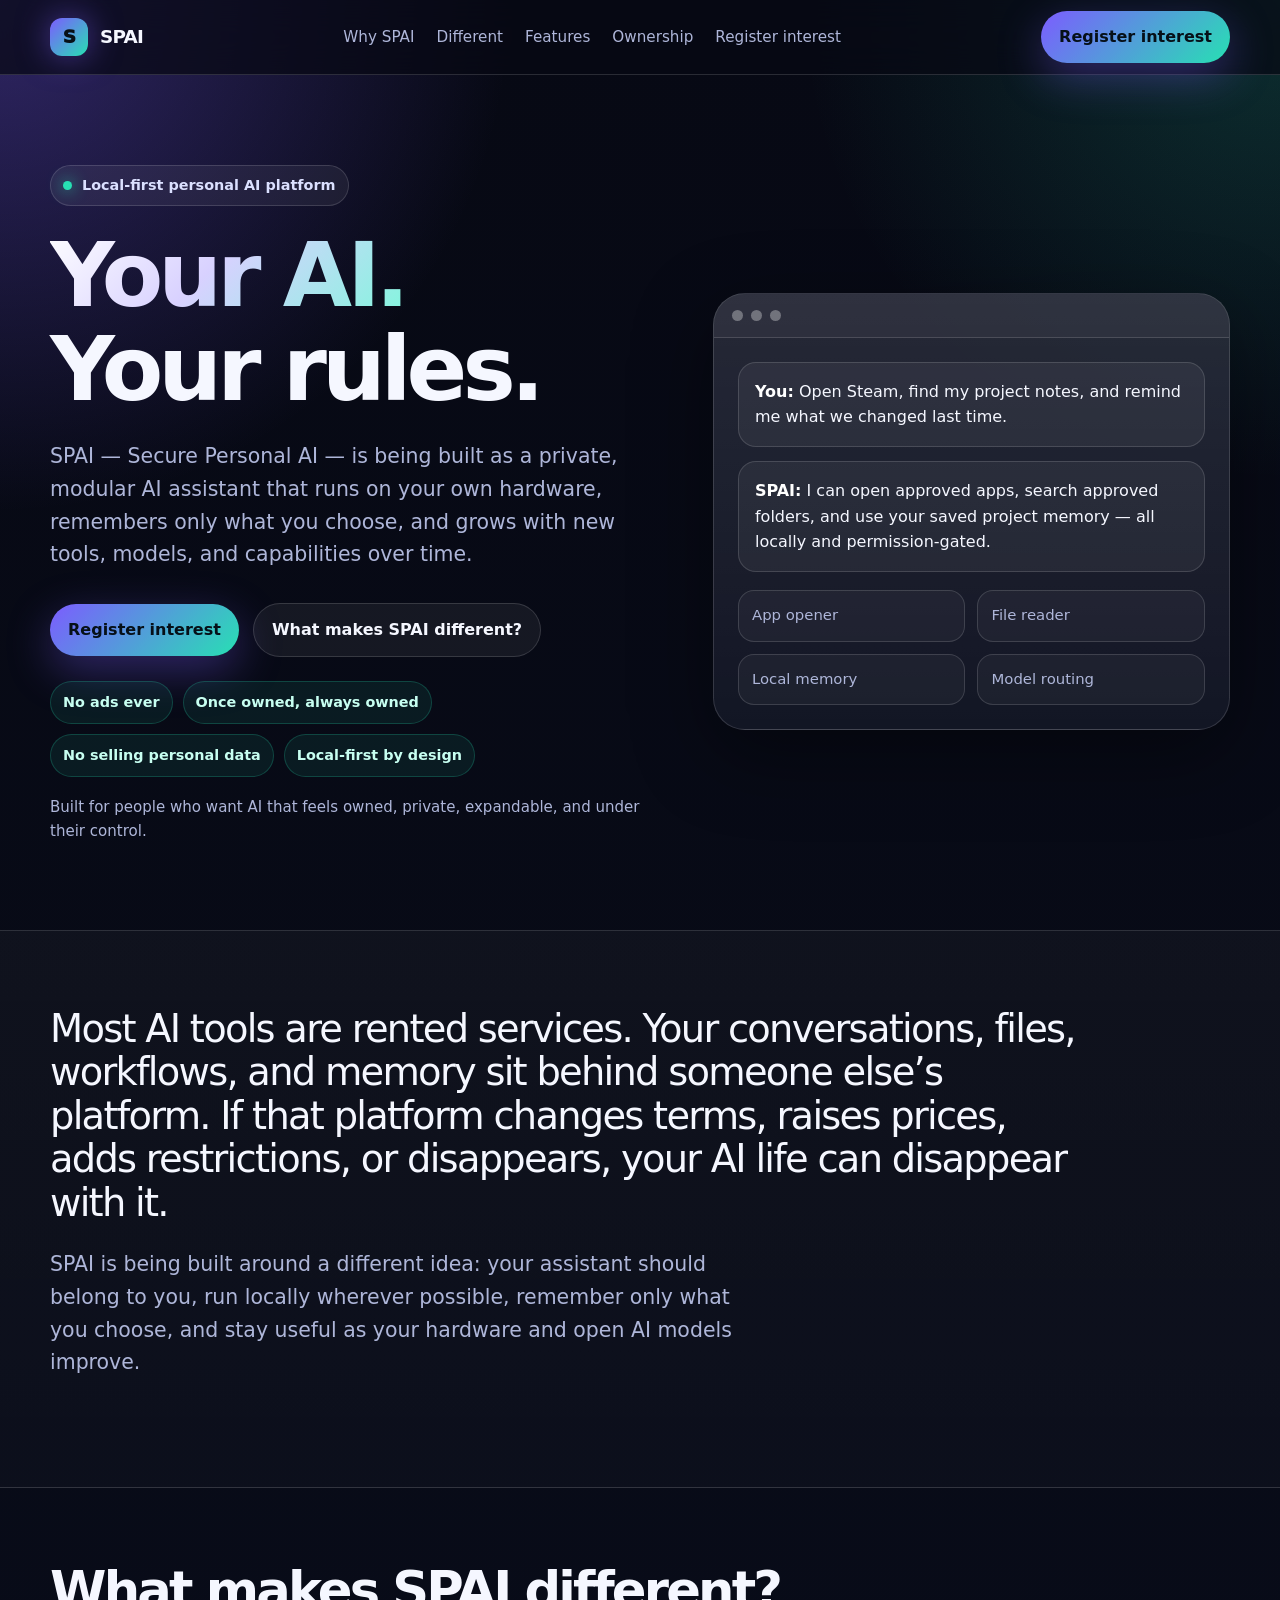
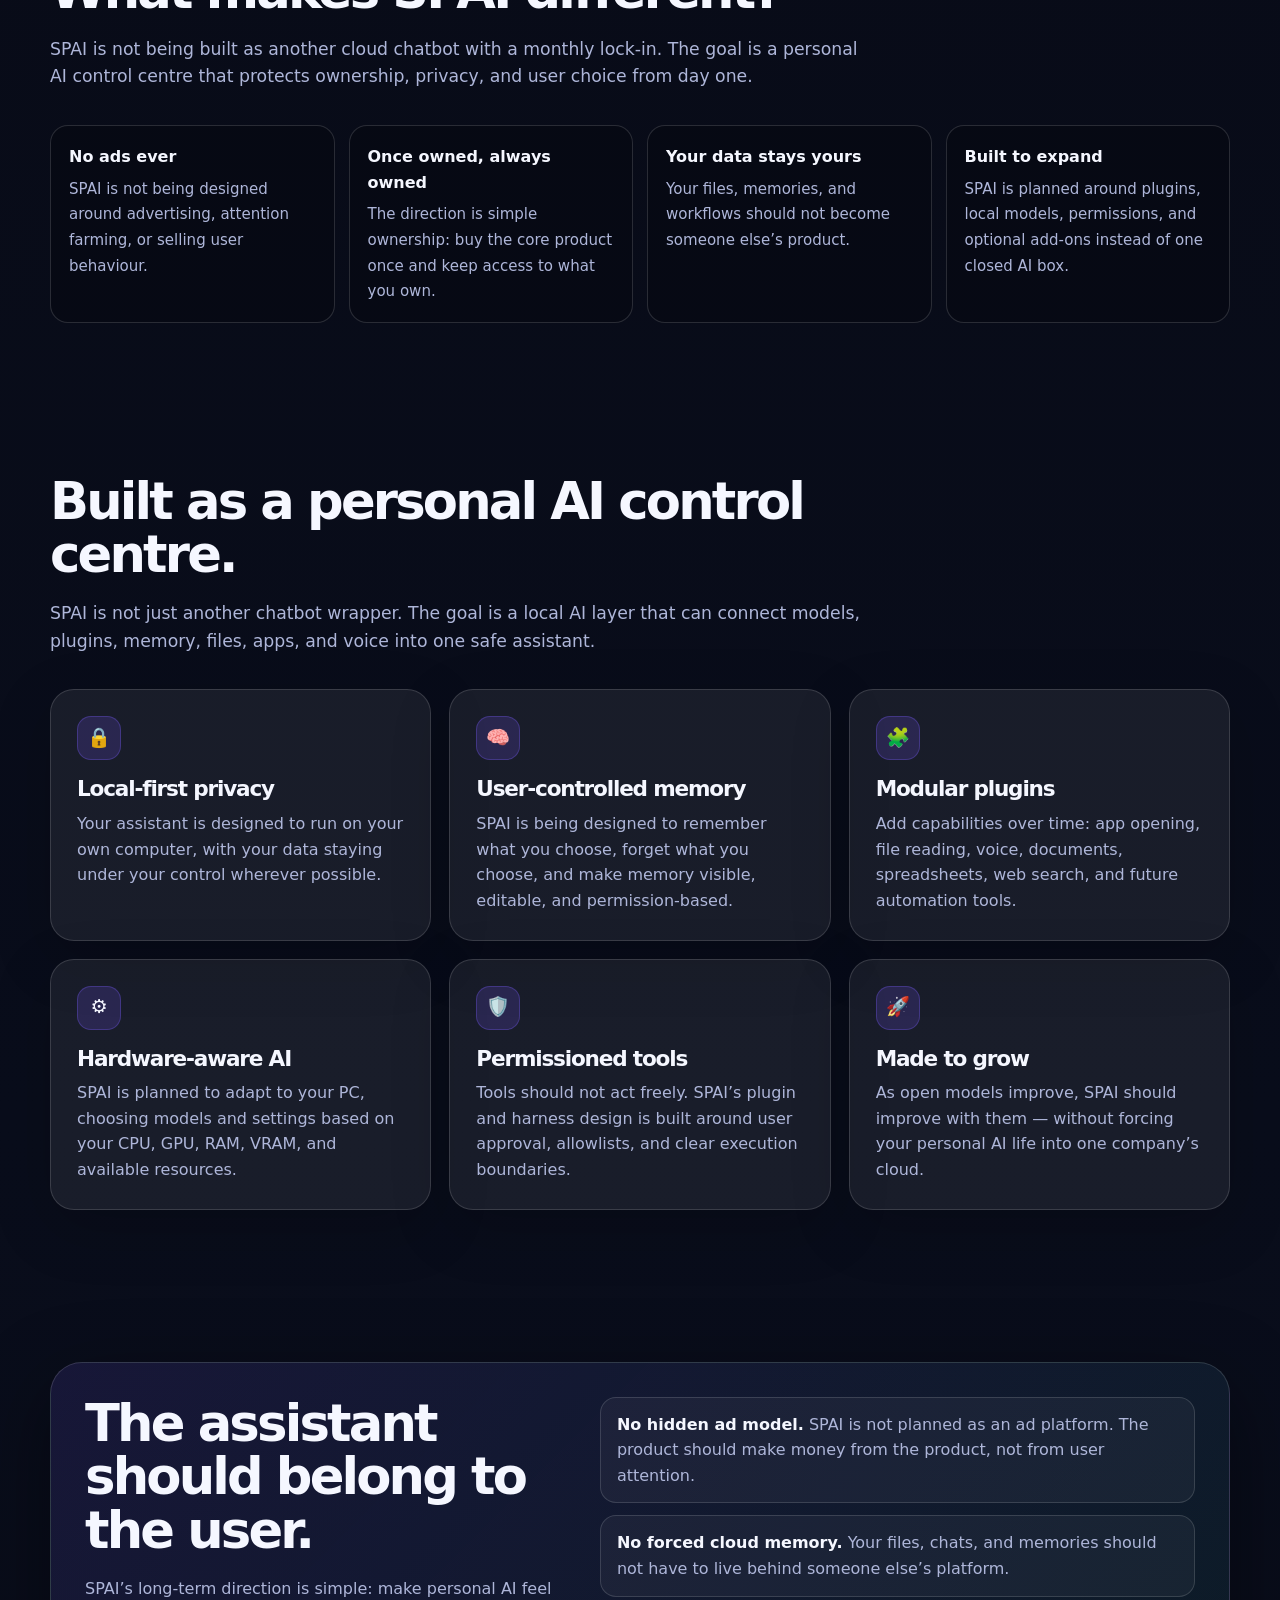
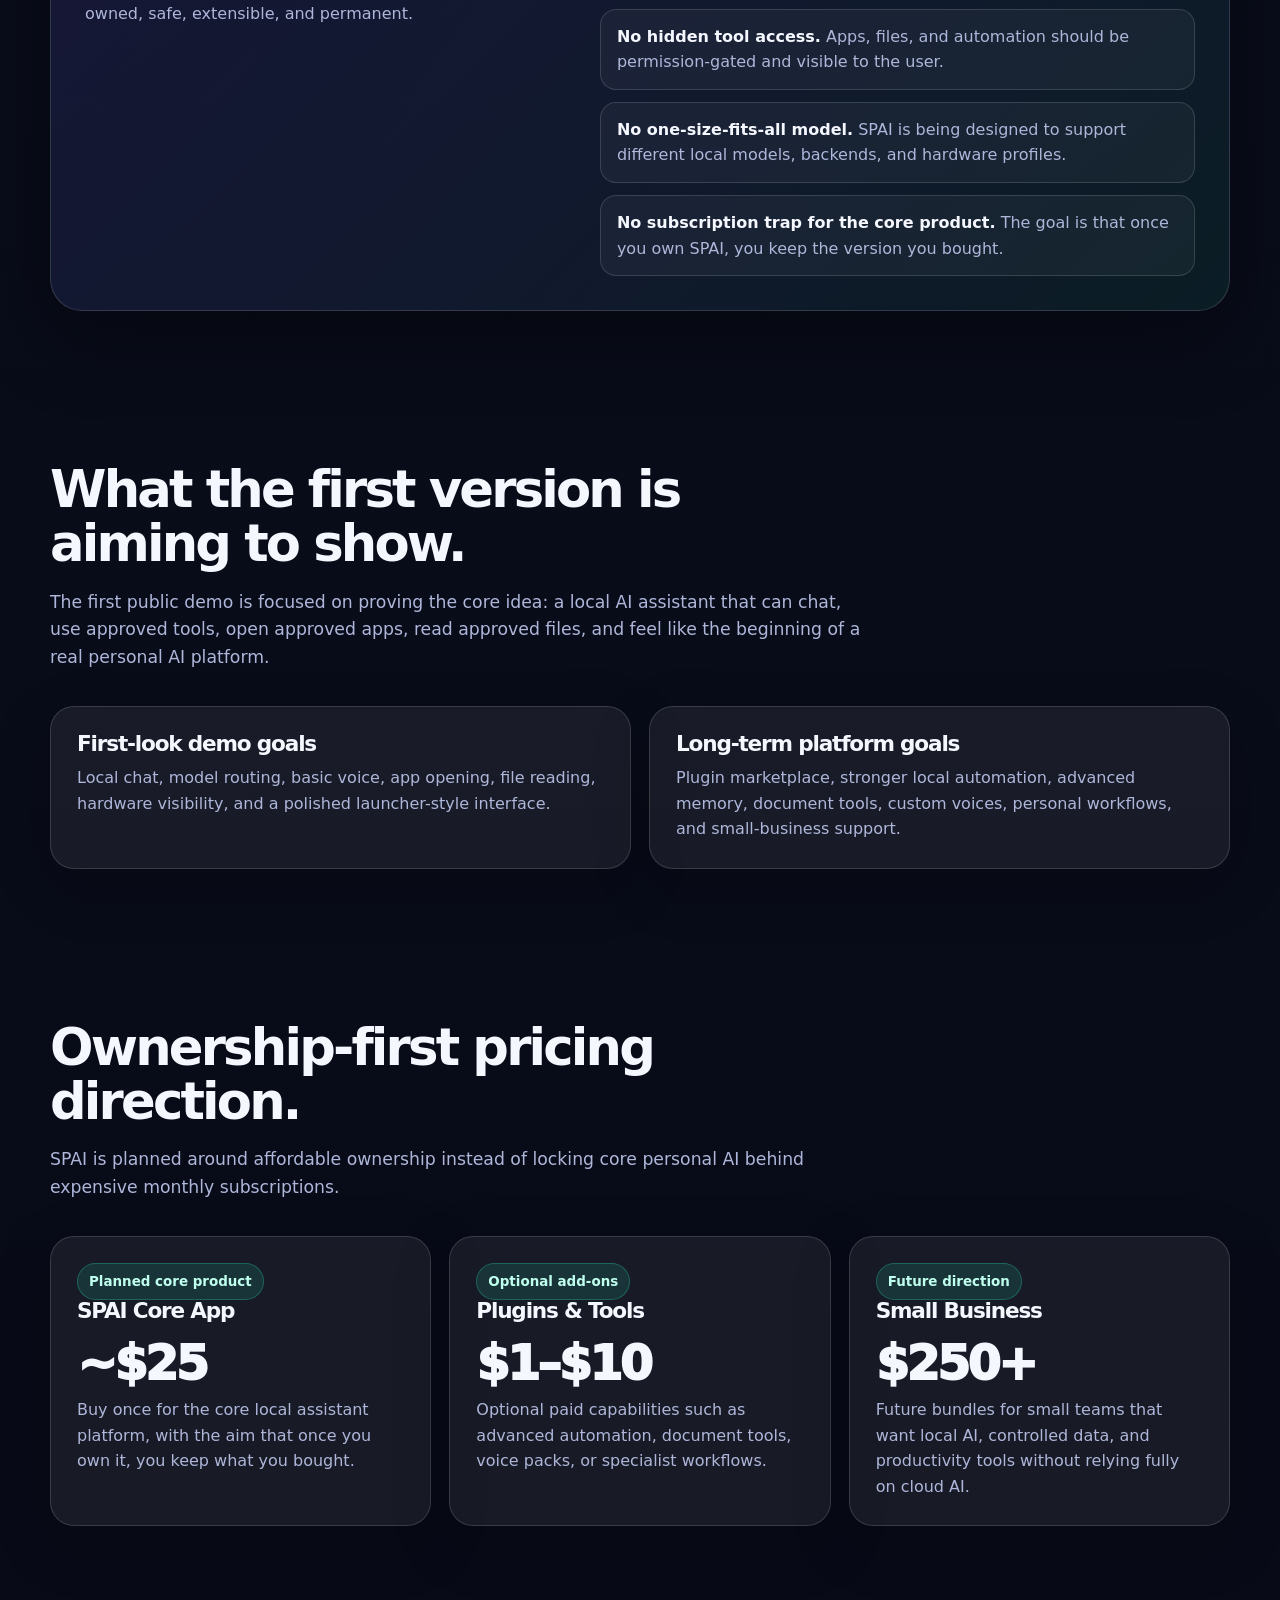
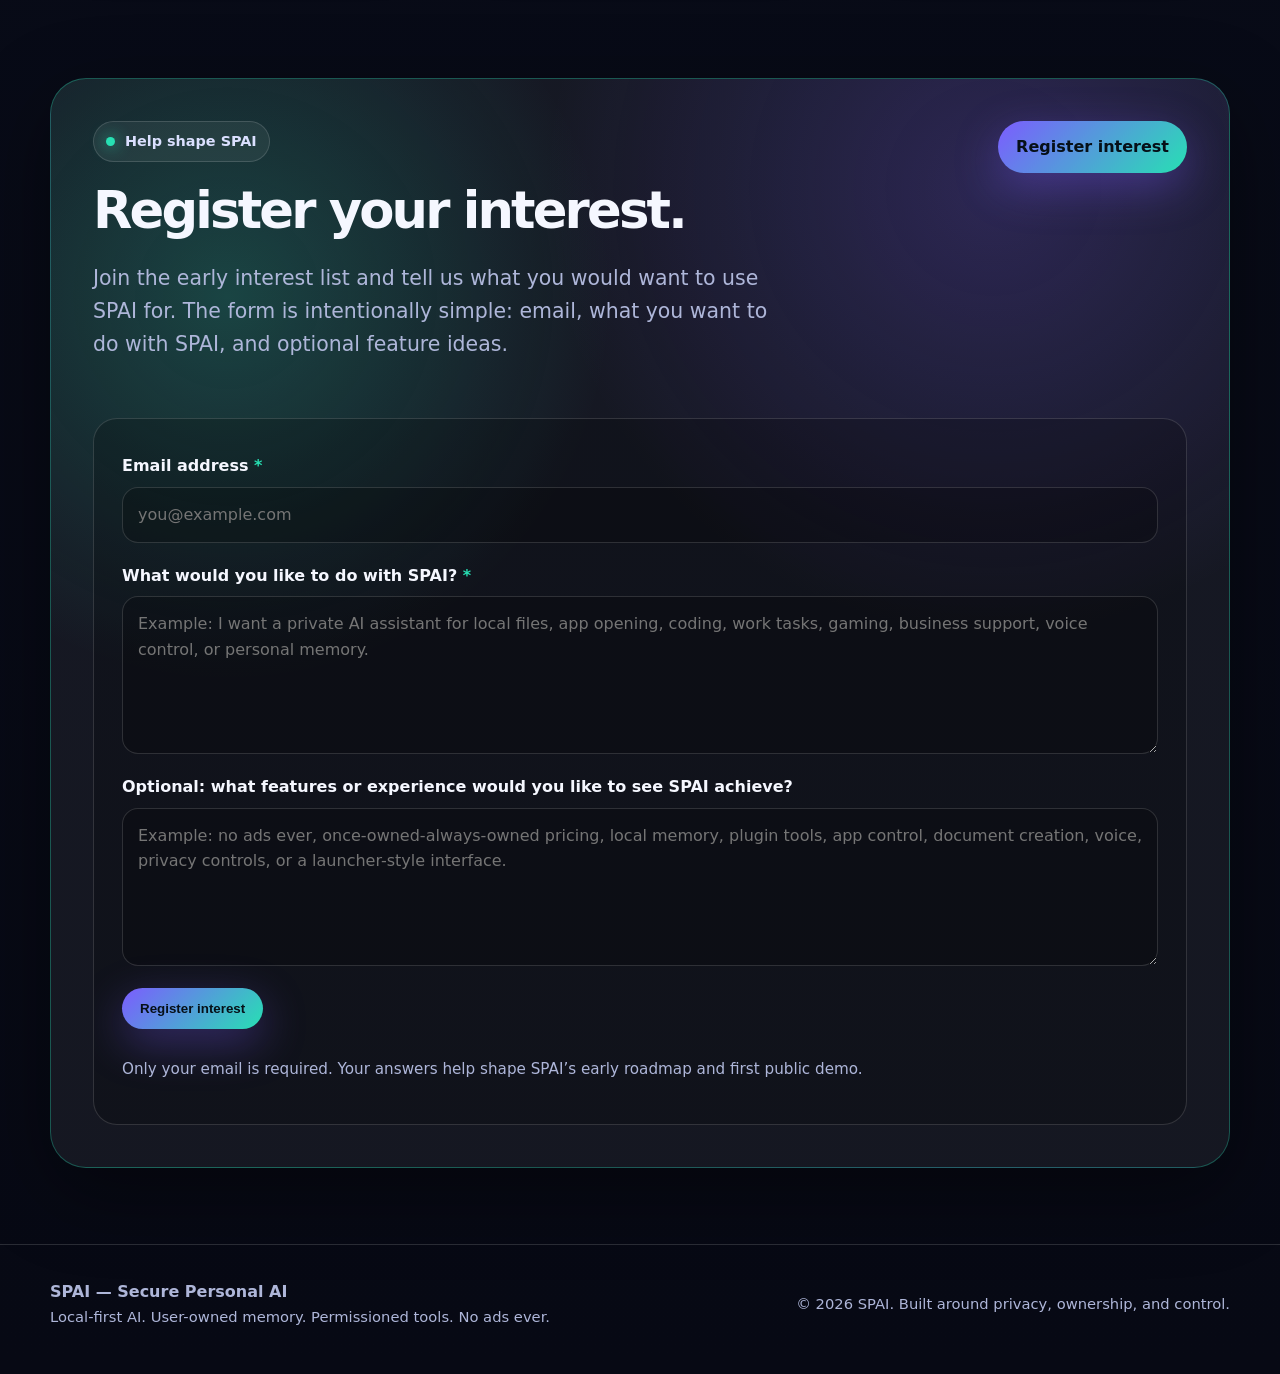
<file: preview (3).html>
<!DOCTYPE html>
<html lang="en">
<head>
  <meta charset="UTF-8" />
  <meta name="viewport" content="width=device-width, initial-scale=1.0" />

  <title>SPAI — Secure Personal AI</title>
  <meta
    name="description"
    content="SPAI is a local-first personal AI platform built around privacy, ownership, no ads, modular tools, and user-controlled memory."
  />

  <style>
    :root {
      --bg: #070914;
      --bg-soft: #0e1224;
      --card: rgba(255, 255, 255, 0.065);
      --card-strong: rgba(255, 255, 255, 0.1);
      --text: #f5f7ff;
      --muted: #aeb6d9;
      --line: rgba(255, 255, 255, 0.14);
      --accent: #7c5cff;
      --accent-2: #27e0b3;
      --warning: #ffd166;
      --danger: #ff6b8a;
      --shadow: 0 24px 80px rgba(0, 0, 0, 0.4);
      --radius: 24px;
      --max: 1180px;
    }

    * {
      box-sizing: border-box;
    }

    html {
      scroll-behavior: smooth;
    }

    body {
      margin: 0;
      font-family: Inter, ui-sans-serif, system-ui, -apple-system, BlinkMacSystemFont, "Segoe UI", sans-serif;
      background:
        radial-gradient(circle at top left, rgba(124, 92, 255, 0.35), transparent 32rem),
        radial-gradient(circle at top right, rgba(39, 224, 179, 0.18), transparent 30rem),
        linear-gradient(180deg, #070914 0%, #090d1b 44%, #070914 100%);
      color: var(--text);
      line-height: 1.6;
    }

    a {
      color: inherit;
      text-decoration: none;
    }

    .wrap {
      width: min(var(--max), calc(100% - 40px));
      margin: 0 auto;
    }

    header {
      position: sticky;
      top: 0;
      z-index: 20;
      backdrop-filter: blur(18px);
      background: rgba(7, 9, 20, 0.72);
      border-bottom: 1px solid var(--line);
    }

    .nav {
      display: flex;
      align-items: center;
      justify-content: space-between;
      height: 74px;
      gap: 24px;
    }

    .brand {
      display: flex;
      align-items: center;
      gap: 12px;
      font-weight: 900;
      letter-spacing: -0.04em;
      font-size: 1.15rem;
    }

    .brand-mark {
      width: 38px;
      height: 38px;
      border-radius: 12px;
      background: linear-gradient(135deg, var(--accent), var(--accent-2));
      display: grid;
      place-items: center;
      box-shadow: 0 0 32px rgba(124, 92, 255, 0.5);
      color: #071016;
      font-weight: 950;
    }

    nav {
      display: flex;
      align-items: center;
      gap: 22px;
      color: var(--muted);
      font-size: 0.95rem;
    }

    nav a:hover {
      color: var(--text);
    }

    .btn {
      display: inline-flex;
      align-items: center;
      justify-content: center;
      gap: 10px;
      padding: 13px 18px;
      border-radius: 999px;
      font-weight: 800;
      border: 1px solid var(--line);
      background: rgba(255, 255, 255, 0.06);
      color: var(--text);
      transition: transform 0.15s ease, border 0.15s ease, background 0.15s ease;
      white-space: nowrap;
    }

    .btn:hover {
      transform: translateY(-1px);
      border-color: rgba(255, 255, 255, 0.28);
      background: rgba(255, 255, 255, 0.1);
    }

    .btn-primary {
      border: none;
      background: linear-gradient(135deg, var(--accent), var(--accent-2));
      color: #061018;
      box-shadow: 0 14px 44px rgba(124, 92, 255, 0.35);
    }

    .btn-soft {
      border-color: rgba(39, 224, 179, 0.28);
      background: rgba(39, 224, 179, 0.08);
    }

    .hero {
      padding: 90px 0 72px;
    }

    .hero-grid {
      display: grid;
      grid-template-columns: 1.08fr 0.92fr;
      gap: 56px;
      align-items: center;
    }

    .eyebrow {
      display: inline-flex;
      align-items: center;
      gap: 10px;
      color: #dbe0ff;
      border: 1px solid var(--line);
      background: rgba(255, 255, 255, 0.06);
      padding: 8px 12px;
      border-radius: 999px;
      font-weight: 800;
      font-size: 0.9rem;
      margin-bottom: 22px;
    }

    .dot {
      width: 9px;
      height: 9px;
      border-radius: 999px;
      background: var(--accent-2);
      box-shadow: 0 0 16px var(--accent-2);
    }

    h1,
    h2,
    h3 {
      line-height: 1.05;
      letter-spacing: -0.055em;
      margin: 0;
    }

    h1 {
      font-size: clamp(3.25rem, 7vw, 6.7rem);
    }

    h2 {
      font-size: clamp(2.1rem, 4vw, 4.1rem);
      margin-bottom: 18px;
    }

    h3 {
      font-size: 1.35rem;
      margin-bottom: 10px;
    }

    .gradient-text {
      background: linear-gradient(135deg, #fff, #d8d1ff 45%, #7ff7dc);
      -webkit-background-clip: text;
      background-clip: text;
      color: transparent;
    }

    .lead {
      color: var(--muted);
      font-size: clamp(1.05rem, 2vw, 1.28rem);
      max-width: 700px;
      margin: 24px 0 32px;
    }

    .hero-actions {
      display: flex;
      flex-wrap: wrap;
      gap: 14px;
      align-items: center;
    }

    .hero-note {
      margin-top: 18px;
      color: var(--muted);
      font-size: 0.94rem;
    }

    .promise-row {
      display: flex;
      flex-wrap: wrap;
      gap: 10px;
      margin-top: 24px;
    }

    .promise-pill {
      border: 1px solid rgba(39, 224, 179, 0.22);
      background: rgba(39, 224, 179, 0.08);
      color: #c7fff1;
      border-radius: 999px;
      padding: 9px 12px;
      font-weight: 800;
      font-size: 0.9rem;
    }

    .console-card {
      background:
        linear-gradient(180deg, rgba(255, 255, 255, 0.12), rgba(255, 255, 255, 0.04)),
        rgba(10, 14, 30, 0.78);
      border: 1px solid var(--line);
      border-radius: 32px;
      box-shadow: var(--shadow);
      overflow: hidden;
    }

    .console-top {
      display: flex;
      gap: 8px;
      align-items: center;
      padding: 16px 18px;
      border-bottom: 1px solid var(--line);
      background: rgba(255, 255, 255, 0.04);
    }

    .circle {
      width: 11px;
      height: 11px;
      border-radius: 999px;
      background: rgba(255, 255, 255, 0.32);
    }

    .console-body {
      padding: 24px;
    }

    .message {
      padding: 16px;
      border: 1px solid var(--line);
      border-radius: 18px;
      background: rgba(255, 255, 255, 0.055);
      margin-bottom: 14px;
    }

    .message strong {
      color: #fff;
    }

    .tool-grid {
      display: grid;
      grid-template-columns: repeat(2, 1fr);
      gap: 12px;
      margin-top: 18px;
    }

    .tool-pill {
      border: 1px solid var(--line);
      background: rgba(255, 255, 255, 0.04);
      border-radius: 16px;
      padding: 13px;
      color: var(--muted);
      font-size: 0.93rem;
    }

    section {
      padding: 76px 0;
    }

    .section-head {
      max-width: 820px;
      margin-bottom: 34px;
    }

    .section-head p {
      color: var(--muted);
      font-size: 1.08rem;
      margin: 0;
    }

    .grid {
      display: grid;
      gap: 18px;
    }

    .grid-3 {
      grid-template-columns: repeat(3, 1fr);
    }

    .grid-2 {
      grid-template-columns: repeat(2, 1fr);
    }

    .grid-4 {
      grid-template-columns: repeat(4, 1fr);
    }

    .card {
      border: 1px solid var(--line);
      background: var(--card);
      border-radius: var(--radius);
      padding: 26px;
      box-shadow: 0 18px 60px rgba(0, 0, 0, 0.18);
    }

    .card p {
      color: var(--muted);
      margin: 0;
    }

    .icon {
      width: 44px;
      height: 44px;
      border-radius: 14px;
      display: grid;
      place-items: center;
      background: rgba(124, 92, 255, 0.18);
      border: 1px solid rgba(124, 92, 255, 0.3);
      margin-bottom: 18px;
      font-size: 1.2rem;
    }

    .problem {
      background: linear-gradient(180deg, rgba(255, 255, 255, 0.03), rgba(255, 255, 255, 0.015));
      border-top: 1px solid var(--line);
      border-bottom: 1px solid var(--line);
    }

    .big-quote {
      font-size: clamp(1.65rem, 3vw, 3rem);
      line-height: 1.13;
      letter-spacing: -0.045em;
      margin: 0;
      max-width: 1030px;
    }

    .muted {
      color: var(--muted);
    }

    .split-card {
      display: grid;
      grid-template-columns: 0.9fr 1.1fr;
      gap: 28px;
      align-items: start;
      padding: 34px;
      border-radius: 32px;
      border: 1px solid var(--line);
      background: linear-gradient(135deg, rgba(124, 92, 255, 0.13), rgba(39, 224, 179, 0.08));
      box-shadow: var(--shadow);
    }

    ul.clean {
      list-style: none;
      padding: 0;
      margin: 0;
      display: grid;
      gap: 12px;
    }

    ul.clean li {
      border: 1px solid var(--line);
      background: rgba(255, 255, 255, 0.045);
      padding: 14px 16px;
      border-radius: 16px;
      color: var(--muted);
    }

    ul.clean strong {
      color: var(--text);
    }

    .pricing-card {
      position: relative;
      overflow: hidden;
    }

    .price {
      font-size: 3rem;
      line-height: 1;
      font-weight: 950;
      letter-spacing: -0.06em;
      margin: 16px 0 10px;
    }

    .badge {
      display: inline-flex;
      padding: 7px 11px;
      border-radius: 999px;
      background: rgba(39, 224, 179, 0.13);
      border: 1px solid rgba(39, 224, 179, 0.28);
      color: #bfffee;
      font-weight: 900;
      font-size: 0.84rem;
    }

    .difference-strip {
      display: grid;
      grid-template-columns: repeat(4, 1fr);
      gap: 14px;
      margin-top: 26px;
    }

    .difference-item {
      border: 1px solid var(--line);
      background: rgba(0, 0, 0, 0.17);
      border-radius: 18px;
      padding: 18px;
    }

    .difference-item strong {
      display: block;
      margin-bottom: 6px;
      color: var(--text);
    }

    .difference-item span {
      color: var(--muted);
      font-size: 0.94rem;
    }

    .form-section {
      border: 1px solid rgba(39, 224, 179, 0.32);
      background:
        radial-gradient(circle at 15% 20%, rgba(39, 224, 179, 0.22), transparent 24rem),
        radial-gradient(circle at 80% 10%, rgba(124, 92, 255, 0.22), transparent 28rem),
        rgba(255, 255, 255, 0.06);
      border-radius: 36px;
      padding: 42px;
      box-shadow: var(--shadow);
    }

    .form-top {
      display: grid;
      grid-template-columns: 1fr auto;
      gap: 24px;
      align-items: start;
      margin-bottom: 26px;
    }

    .form-frame-wrap {
      border: 1px solid var(--line);
      border-radius: 24px;
      overflow: hidden;
      background: rgba(0, 0, 0, 0.2);
      min-height: 520px;
    }

    .form-placeholder {
      padding: 34px;
      min-height: 520px;
      display: grid;
      place-items: center;
      text-align: center;
    }

    .form-placeholder-inner {
      max-width: 720px;
    }

    .code-line {
      display: block;
      margin: 18px 0;
      padding: 14px;
      border-radius: 14px;
      background: rgba(0, 0, 0, 0.32);
      border: 1px solid var(--line);
      color: #d7ddff;
      overflow-wrap: anywhere;
      font-family: ui-monospace, SFMono-Regular, Menlo, Monaco, Consolas, "Liberation Mono", monospace;
      font-size: 0.92rem;
    }

    .form-note {
      color: var(--muted);
      margin-top: 14px;
      font-size: 0.95rem;
    }

    .email-box {
      display: inline-flex;
      align-items: center;
      gap: 10px;
      padding: 13px 15px;
      border-radius: 999px;
      border: 1px solid var(--line);
      background: rgba(0, 0, 0, 0.18);
      color: var(--muted);
      font-weight: 800;
      margin-top: 16px;
      word-break: break-word;
    }


    .interest-form {
      display: grid;
      gap: 14px;
      padding: 28px;
    }


    .form-group {
      display: grid;
      gap: 8px;
    }

    .interest-form label span {
      color: var(--accent-2);
    }

    .interest-form label {
      color: var(--text);
      font-weight: 800;
      margin-top: 6px;
    }

    .interest-form input,
    .interest-form textarea {
      width: 100%;
      border: 1px solid var(--line);
      border-radius: 16px;
      background: rgba(0, 0, 0, 0.22);
      color: var(--text);
      padding: 14px 15px;
      font: inherit;
      outline: none;
    }

    .interest-form input:focus,
    .interest-form textarea:focus {
      border-color: rgba(39, 224, 179, 0.56);
      box-shadow: 0 0 0 4px rgba(39, 224, 179, 0.09);
    }

    .interest-form textarea {
      resize: vertical;
      min-height: 130px;
    }

    .interest-form button {
      width: fit-content;
      margin-top: 8px;
      cursor: pointer;
    }

    footer {
      border-top: 1px solid var(--line);
      padding: 34px 0 46px;
      color: var(--muted);
    }

    .footer-row {
      display: flex;
      justify-content: space-between;
      gap: 18px;
      flex-wrap: wrap;
      align-items: center;
    }

    .small {
      font-size: 0.92rem;
    }

    @media (max-width: 980px) {
      nav {
        display: none;
      }

      .hero-grid,
      .split-card,
      .form-top {
        grid-template-columns: 1fr;
      }

      .grid-3,
      .grid-2,
      .grid-4,
      .tool-grid,
      .difference-strip {
        grid-template-columns: 1fr;
      }

      .hero {
        padding-top: 60px;
      }

      .form-section {
        padding: 28px;
      }
    }

    @media (max-width: 520px) {
      .wrap {
        width: min(100% - 26px, var(--max));
      }

      .hero-actions .btn,
      .form-section .btn {
        width: 100%;
      }

      h1 {
        font-size: 3.1rem;
      }

      .form-placeholder {
        padding: 22px;
      }
    }
  </style>
</head>

<body>
  <header>
    <div class="wrap nav">
      <a class="brand" href="#top" aria-label="SPAI home">
        <span class="brand-mark">S</span>
        <span>SPAI</span>
      </a>

      <nav aria-label="Main navigation">
        <a href="#why">Why SPAI</a>
        <a href="#different">Different</a>
        <a href="#features">Features</a>
        <a href="#ownership">Ownership</a>
        <a href="#interest">Register interest</a>
      </nav>

      <a class="btn btn-primary" href="#interest">Register interest</a>
    </div>
  </header>

  <main id="top">
    <section class="hero">
      <div class="wrap hero-grid">
        <div>
          <div class="eyebrow"><span class="dot"></span> Local-first personal AI platform</div>

          <h1><span class="gradient-text">Your AI.</span><br />Your rules.</h1>

          <p class="lead">
            SPAI — Secure Personal AI — is being built as a private, modular AI assistant that runs on your own hardware, remembers only what you choose, and grows with new tools, models, and capabilities over time.
          </p>

          <div class="hero-actions">
            <a class="btn btn-primary" href="#interest">Register interest</a>
            <a class="btn" href="#different">What makes SPAI different?</a>
          </div>

          <div class="promise-row" aria-label="SPAI promises">
            <span class="promise-pill">No ads ever</span>
            <span class="promise-pill">Once owned, always owned</span>
            <span class="promise-pill">No selling personal data</span>
            <span class="promise-pill">Local-first by design</span>
          </div>

          <p class="hero-note">
            Built for people who want AI that feels owned, private, expandable, and under their control.
          </p>
        </div>

        <div class="console-card" aria-label="SPAI product preview">
          <div class="console-top">
            <span class="circle"></span>
            <span class="circle"></span>
            <span class="circle"></span>
          </div>

          <div class="console-body">
            <div class="message">
              <strong>You:</strong> Open Steam, find my project notes, and remind me what we changed last time.
            </div>

            <div class="message">
              <strong>SPAI:</strong> I can open approved apps, search approved folders, and use your saved project memory — all locally and permission-gated.
            </div>

            <div class="tool-grid">
              <div class="tool-pill">App opener</div>
              <div class="tool-pill">File reader</div>
              <div class="tool-pill">Local memory</div>
              <div class="tool-pill">Model routing</div>
            </div>
          </div>
        </div>
      </div>
    </section>

    <section id="why" class="problem">
      <div class="wrap">
        <p class="big-quote">
          Most AI tools are rented services. Your conversations, files, workflows, and memory sit behind someone else’s platform. If that platform changes terms, raises prices, adds restrictions, or disappears, your AI life can disappear with it.
        </p>

        <p class="lead">
          SPAI is being built around a different idea: your assistant should belong to you, run locally wherever possible, remember only what you choose, and stay useful as your hardware and open AI models improve.
        </p>
      </div>
    </section>

    <section id="different">
      <div class="wrap">
        <div class="section-head">
          <h2>What makes SPAI different?</h2>
          <p>
            SPAI is not being built as another cloud chatbot with a monthly lock-in. The goal is a personal AI control centre that protects ownership, privacy, and user choice from day one.
          </p>
        </div>

        <div class="difference-strip">
          <div class="difference-item">
            <strong>No ads ever</strong>
            <span>SPAI is not being designed around advertising, attention farming, or selling user behaviour.</span>
          </div>

          <div class="difference-item">
            <strong>Once owned, always owned</strong>
            <span>The direction is simple ownership: buy the core product once and keep access to what you own.</span>
          </div>

          <div class="difference-item">
            <strong>Your data stays yours</strong>
            <span>Your files, memories, and workflows should not become someone else’s product.</span>
          </div>

          <div class="difference-item">
            <strong>Built to expand</strong>
            <span>SPAI is planned around plugins, local models, permissions, and optional add-ons instead of one closed AI box.</span>
          </div>
        </div>
      </div>
    </section>

    <section id="features">
      <div class="wrap">
        <div class="section-head">
          <h2>Built as a personal AI control centre.</h2>
          <p>
            SPAI is not just another chatbot wrapper. The goal is a local AI layer that can connect models, plugins, memory, files, apps, and voice into one safe assistant.
          </p>
        </div>

        <div class="grid grid-3">
          <article class="card">
            <div class="icon">🔒</div>
            <h3>Local-first privacy</h3>
            <p>Your assistant is designed to run on your own computer, with your data staying under your control wherever possible.</p>
          </article>

          <article class="card">
            <div class="icon">🧠</div>
            <h3>User-controlled memory</h3>
            <p>SPAI is being designed to remember what you choose, forget what you choose, and make memory visible, editable, and permission-based.</p>
          </article>

          <article class="card">
            <div class="icon">🧩</div>
            <h3>Modular plugins</h3>
            <p>Add capabilities over time: app opening, file reading, voice, documents, spreadsheets, web search, and future automation tools.</p>
          </article>

          <article class="card">
            <div class="icon">⚙️</div>
            <h3>Hardware-aware AI</h3>
            <p>SPAI is planned to adapt to your PC, choosing models and settings based on your CPU, GPU, RAM, VRAM, and available resources.</p>
          </article>

          <article class="card">
            <div class="icon">🛡️</div>
            <h3>Permissioned tools</h3>
            <p>Tools should not act freely. SPAI’s plugin and harness design is built around user approval, allowlists, and clear execution boundaries.</p>
          </article>

          <article class="card">
            <div class="icon">🚀</div>
            <h3>Made to grow</h3>
            <p>As open models improve, SPAI should improve with them — without forcing your personal AI life into one company’s cloud.</p>
          </article>
        </div>
      </div>
    </section>

    <section id="ownership">
      <div class="wrap">
        <div class="split-card">
          <div>
            <h2>The assistant should belong to the user.</h2>
            <p class="muted">
              SPAI’s long-term direction is simple: make personal AI feel owned, safe, extensible, and permanent.
            </p>
          </div>

          <ul class="clean">
            <li><strong>No hidden ad model.</strong> SPAI is not planned as an ad platform. The product should make money from the product, not from user attention.</li>
            <li><strong>No forced cloud memory.</strong> Your files, chats, and memories should not have to live behind someone else’s platform.</li>
            <li><strong>No hidden tool access.</strong> Apps, files, and automation should be permission-gated and visible to the user.</li>
            <li><strong>No one-size-fits-all model.</strong> SPAI is being designed to support different local models, backends, and hardware profiles.</li>
            <li><strong>No subscription trap for the core product.</strong> The goal is that once you own SPAI, you keep the version you bought.</li>
          </ul>
        </div>
      </div>
    </section>

    <section>
      <div class="wrap">
        <div class="section-head">
          <h2>What the first version is aiming to show.</h2>
          <p>
            The first public demo is focused on proving the core idea: a local AI assistant that can chat, use approved tools, open approved apps, read approved files, and feel like the beginning of a real personal AI platform.
          </p>
        </div>

        <div class="grid grid-2">
          <article class="card">
            <h3>First-look demo goals</h3>
            <p>Local chat, model routing, basic voice, app opening, file reading, hardware visibility, and a polished launcher-style interface.</p>
          </article>

          <article class="card">
            <h3>Long-term platform goals</h3>
            <p>Plugin marketplace, stronger local automation, advanced memory, document tools, custom voices, personal workflows, and small-business support.</p>
          </article>
        </div>
      </div>
    </section>

    <section id="pricing">
      <div class="wrap">
        <div class="section-head">
          <h2>Ownership-first pricing direction.</h2>
          <p>
            SPAI is planned around affordable ownership instead of locking core personal AI behind expensive monthly subscriptions.
          </p>
        </div>

        <div class="grid grid-3">
          <article class="card pricing-card">
            <span class="badge">Planned core product</span>
            <h3>SPAI Core App</h3>
            <div class="price">~$25</div>
            <p>Buy once for the core local assistant platform, with the aim that once you own it, you keep what you bought.</p>
          </article>

          <article class="card pricing-card">
            <span class="badge">Optional add-ons</span>
            <h3>Plugins & Tools</h3>
            <div class="price">$1–$10</div>
            <p>Optional paid capabilities such as advanced automation, document tools, voice packs, or specialist workflows.</p>
          </article>

          <article class="card pricing-card">
            <span class="badge">Future direction</span>
            <h3>Small Business</h3>
            <div class="price">$250+</div>
            <p>Future bundles for small teams that want local AI, controlled data, and productivity tools without relying fully on cloud AI.</p>
          </article>
        </div>
      </div>
    </section>

    <section id="interest">
      <div class="wrap">
        <div class="form-section">
          <div class="form-top">
            <div>
              <div class="eyebrow"><span class="dot"></span> Help shape SPAI</div>
              <h2>Register your interest.</h2>
              <p class="lead">
                Join the early interest list and tell us what you would want to use SPAI for. The form is intentionally simple: email, what you want to do with SPAI, and optional feature ideas.
              </p>
            </div>

            <a class="btn btn-primary" href="#interest-form">Register interest</a>
          </div>

          <div class="form-frame-wrap">
            <form id="interest-form" class="interest-form" action="https://formspree.io/f/mvznkqzw" method="POST">
              <input type="hidden" name="_subject" value="New SPAI interest registration" />
              <input type="hidden" name="source" value="SPAI Website Interest Form" />
              <input type="hidden" name="form_type" value="Early Interest Registration" />

              <div class="form-group">
                <label for="interest-email">Email address <span aria-hidden="true">*</span></label>
                <input
                  id="interest-email"
                  type="email"
                  name="email"
                  autocomplete="email"
                  placeholder="you@example.com"
                  required
                />
              </div>

              <div class="form-group">
                <label for="spai-use-case">What would you like to do with SPAI? <span aria-hidden="true">*</span></label>
                <textarea
                  id="spai-use-case"
                  name="use_case"
                  rows="5"
                  placeholder="Example: I want a private AI assistant for local files, app opening, coding, work tasks, gaming, business support, voice control, or personal memory."
                  required
                ></textarea>
              </div>

              <div class="form-group">
                <label for="feature-ideas">Optional: what features or experience would you like to see SPAI achieve?</label>
                <textarea
                  id="feature-ideas"
                  name="requested_features"
                  rows="5"
                  placeholder="Example: no ads ever, once-owned-always-owned pricing, local memory, plugin tools, app control, document creation, voice, privacy controls, or a launcher-style interface."
                ></textarea>
              </div>

              <button class="btn btn-primary" type="submit">Register interest</button>

              <p class="form-note">
                Only your email is required. Your answers help shape SPAI’s early roadmap and first public demo.
              </p>
            </form>
          </div>
        </div>
      </div>
    </section>
  </main>

  <footer>
    <div class="wrap footer-row">
      <div>
        <strong>SPAI — Secure Personal AI</strong>
        <div class="small">Local-first AI. User-owned memory. Permissioned tools. No ads ever.</div>
      </div>

      <div class="small">
        © 2026 SPAI. Built around privacy, ownership, and control.
      </div>
    </div>
  </footer>
</body>
</html>
</file>
